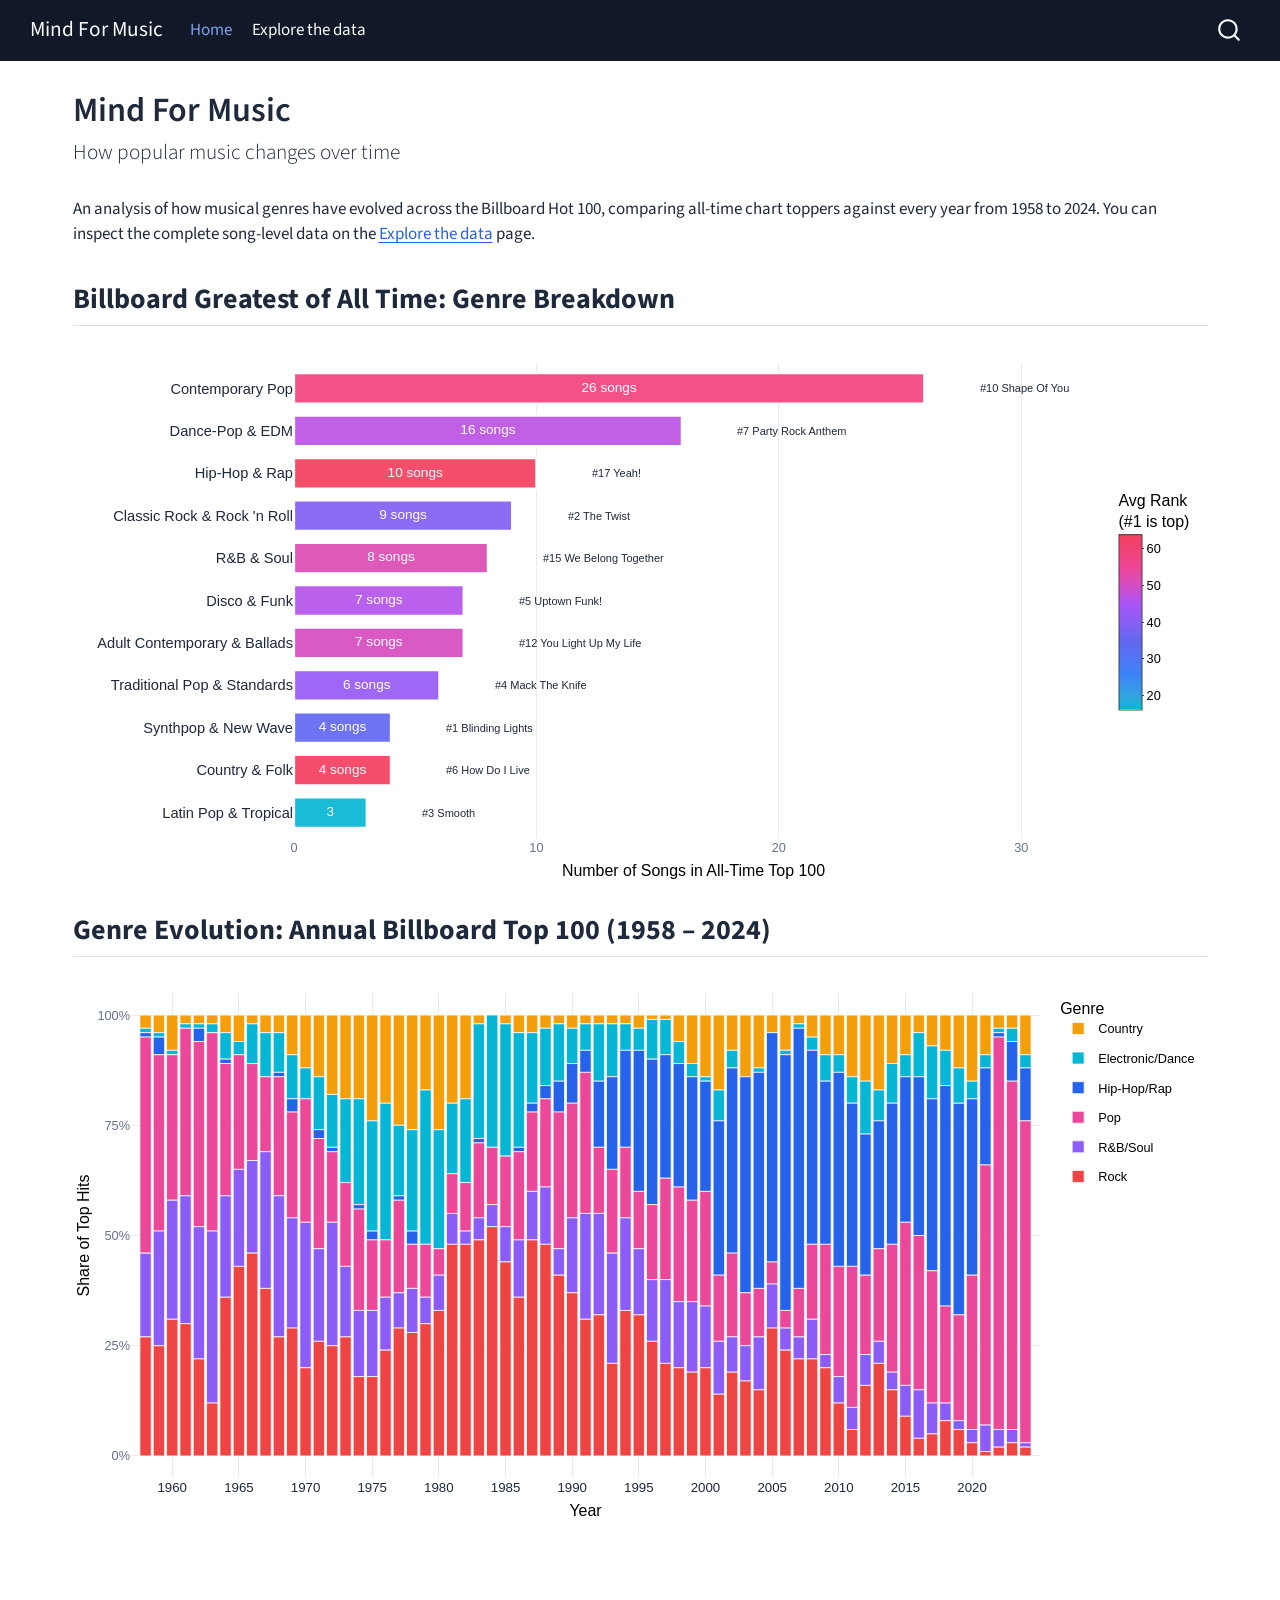
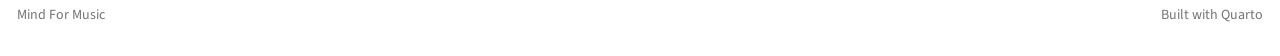
<file: index.html>
<!DOCTYPE html>
<html xmlns="http://www.w3.org/1999/xhtml" lang="en" xml:lang="en"><head>

<meta charset="utf-8">
<meta name="generator" content="quarto-1.10.18">

<meta name="viewport" content="width=device-width, initial-scale=1.0, user-scalable=yes">


<title>Mind For Music</title>
<style>
/* Default styles provided by pandoc.
** See https://pandoc.org/MANUAL.html#variables-for-html for config info.
*/
span.smallcaps{font-variant: small-caps;}
div.columns{display: flex; gap: 1.5em;}
div.column{flex: auto;}
@media screen {
div.columns{gap: min(4vw, 1.5em);}
div.column{overflow-x: auto;}
}
div.hanging-indent{margin-left: 1.5em; text-indent: -1.5em;}
ul.task-list{list-style: none;}
ul.task-list li input[type="checkbox"] {
  width: 0.8em;
  margin: 0 0.8em 0.2em -1em; /* quarto-specific, see https://github.com/quarto-dev/quarto-cli/issues/4556 */ 
  vertical-align: middle;
}
</style>


<script src="site_libs/quarto-nav/quarto-nav.js"></script>
<script src="site_libs/quarto-nav/headroom.min.js"></script>
<script src="site_libs/clipboard/clipboard.min.js"></script>
<script src="site_libs/quarto-search/autocomplete.umd.js"></script>
<script src="site_libs/quarto-search/fuse.min.js"></script>
<script src="site_libs/quarto-search/quarto-search.js"></script>
<meta name="quarto:offset" content="./">
<script src="site_libs/quarto-html/quarto.js" type="module"></script>
<script src="site_libs/quarto-html/tabsets/tabsets.js" type="module"></script>
<script src="site_libs/quarto-html/popper.min.js"></script>
<script src="site_libs/quarto-html/tippy.umd.min.js"></script>
<script src="site_libs/quarto-html/anchor.min.js"></script>
<link href="site_libs/quarto-html/tippy.css" rel="stylesheet">
<link href="site_libs/quarto-html/quarto-syntax-highlighting-64a204ab8560d761af7679ceaba22944.css" rel="stylesheet" id="quarto-text-highlighting-styles">
<script src="site_libs/bootstrap/bootstrap.min.js"></script>
<link href="site_libs/bootstrap/bootstrap-icons.css" rel="stylesheet">
<link href="site_libs/bootstrap/bootstrap-1f29bfdd1bc34346276f3fa14831f799.min.css" rel="stylesheet" append-hash="true" id="quarto-bootstrap" data-mode="light">
<script id="quarto-search-options" type="application/json">{
  "location": "navbar",
  "copy-button": false,
  "collapse-after": 3,
  "panel-placement": "end",
  "type": "overlay",
  "limit": 50,
  "keyboard-shortcut": [
    "f",
    "/",
    "s"
  ],
  "show-item-context": false,
  "language": {
    "search-no-results-text": "No results",
    "search-matching-documents-text": "matching documents",
    "search-copy-link-title": "Copy link to search",
    "search-hide-matches-text": "Hide additional matches",
    "search-more-match-text": "more match in this document",
    "search-more-matches-text": "more matches in this document",
    "search-clear-button-title": "Clear",
    "search-text-placeholder": "",
    "search-detached-cancel-button-title": "Cancel",
    "search-submit-button-title": "Submit",
    "search-label": "Search"
  }
}</script>
<style>html{ scroll-behavior: smooth; }</style>
<script src="site_libs/htmlwidgets-1.6.4/htmlwidgets.js"></script>
<script src="site_libs/plotly-binding-4.12.1/plotly.js"></script>
<script src="site_libs/typedarray-0.1/typedarray.min.js"></script>
<script src="site_libs/jquery-3.5.1/jquery.min.js"></script>
<link href="site_libs/crosstalk-1.2.2/css/crosstalk.min.css" rel="stylesheet">
<script src="site_libs/crosstalk-1.2.2/js/crosstalk.min.js"></script>
<link href="site_libs/plotly-htmlwidgets-css-2.25.2/plotly-htmlwidgets.css" rel="stylesheet">
<script src="site_libs/plotly-main-2.25.2/plotly-latest.min.js"></script>


<link rel="stylesheet" href="styles.css">
</head>

<body class="nav-fixed quarto-light">

<div id="quarto-search-results"></div>
  <header id="quarto-header" class="headroom fixed-top">
    <nav class="navbar navbar-expand-lg " data-bs-theme="dark">
      <div class="navbar-container container-fluid">
      <div class="navbar-brand-container mx-auto">
    <a class="navbar-brand" href="./index.html">
    <span class="navbar-title">Mind For Music</span>
    </a>
  </div>
            <div id="quarto-search" class="" title="Search"></div>
          <button class="navbar-toggler" type="button" data-bs-toggle="collapse" data-bs-target="#navbarCollapse" aria-controls="navbarCollapse" role="menu" aria-expanded="false" aria-label="Toggle navigation" onclick="if (window.quartoToggleHeadroom) { window.quartoToggleHeadroom(); }">
  <span class="navbar-toggler-icon"></span>
</button>
          <div class="collapse navbar-collapse" id="navbarCollapse">
            <ul class="navbar-nav navbar-nav-scroll me-auto">
  <li class="nav-item">
    <a class="nav-link active" href="./index.html" aria-current="page"> 
<span class="menu-text">Home</span></a>
  </li>  
  <li class="nav-item">
    <a class="nav-link" href="./project.html"> 
<span class="menu-text">Explore the data</span></a>
  </li>  
</ul>
          </div> <!-- /navcollapse -->
            <div class="quarto-navbar-tools">
</div>
      </div> <!-- /container-fluid -->
    </nav>
</header>
<!-- content -->
<div id="quarto-content" class="quarto-container page-columns page-rows-contents page-layout-full page-navbar">
<!-- sidebar -->
<!-- margin-sidebar -->
    
<!-- main -->
<main class="content column-page" id="quarto-document-content">

<header id="title-block-header" class="quarto-title-block default">
<div class="quarto-title">
<h1 class="title">Mind For Music</h1>
<p class="subtitle lead">How popular music changes over time</p>
</div>



<div class="quarto-title-meta column-page">

    
  
    
  </div>
  


</header>


<p>An analysis of how musical genres have evolved across the Billboard Hot 100, comparing all-time chart toppers against every year from 1958 to 2024. You can inspect the complete song-level data on the <a href="./project.html">Explore the data</a> page.</p>
<section id="billboard-greatest-of-all-time-genre-breakdown" class="level2">
<h2 class="anchored" data-anchor-id="billboard-greatest-of-all-time-genre-breakdown">Billboard Greatest of All Time: Genre Breakdown</h2>
<div class="cell">
<div class="cell-output-display">
<div id="htmlwidget-30307a6efeaab0ba18cd" style="width:100%;height:540px;" class="plotly html-widget"></div>
<script type="application/json" data-for="htmlwidget-30307a6efeaab0ba18cd">{"x":{"data":[{"orientation":"v","width":3,"base":0.64000000000000001,"x":[1.5],"y":[0.71999999999999986],"text":"<b>Latin Pop & Tropical<\/b><br>Songs in All-Time Top 100: 3<br>Average All-Time Rank: #16.3<br>Highest Hit: #3 Smooth (Santana Featuring Rob Thomas)","type":"bar","textposition":"none","marker":{"autocolorscale":false,"color":"rgba(6,182,212,0.92)","line":{"width":2.2677165354330708,"color":"rgba(255,255,255,1)"}},"showlegend":false,"xaxis":"x","yaxis":"y","hoverinfo":"text","frame":null},{"orientation":"v","width":4,"base":2.6400000000000001,"x":[2],"y":[0.71999999999999975],"text":"<b>Synthpop & New Wave<\/b><br>Songs in All-Time Top 100: 4<br>Average All-Time Rank: #34.8<br>Highest Hit: #1 Blinding Lights (The Weeknd)","type":"bar","textposition":"none","marker":{"autocolorscale":false,"color":"rgba(97,104,241,0.92)","line":{"width":2.2677165354330708,"color":"rgba(255,255,255,1)"}},"showlegend":false,"xaxis":"x","yaxis":"y","hoverinfo":"text","frame":null},{"orientation":"v","width":9,"base":7.6399999999999997,"x":[4.5],"y":[0.71999999999999975],"text":"<b>Classic Rock & Rock 'n Roll<\/b><br>Songs in All-Time Top 100: 9<br>Average All-Time Rank: #39.3<br>Highest Hit: #2 The Twist (Chubby Checker)","type":"bar","textposition":"none","marker":{"autocolorscale":false,"color":"rgba(131,96,244,0.92)","line":{"width":2.2677165354330708,"color":"rgba(255,255,255,1)"}},"showlegend":false,"xaxis":"x","yaxis":"y","hoverinfo":"text","frame":null},{"orientation":"v","width":6,"base":3.6400000000000001,"x":[3],"y":[0.7200000000000002],"text":"<b>Traditional Pop & Standards<\/b><br>Songs in All-Time Top 100: 6<br>Average All-Time Rank: #42.2<br>Highest Hit: #4 Mack The Knife (Bobby Darin)","type":"bar","textposition":"none","marker":{"autocolorscale":false,"color":"rgba(151,91,245,0.92)","line":{"width":2.2677165354330708,"color":"rgba(255,255,255,1)"}},"showlegend":false,"xaxis":"x","yaxis":"y","hoverinfo":"text","frame":null},{"orientation":"v","width":7,"base":5.6399999999999997,"x":[3.5],"y":[0.72000000000000064],"text":"<b>Disco & Funk<\/b><br>Songs in All-Time Top 100: 7<br>Average All-Time Rank: #46<br>Highest Hit: #5 Uptown Funk! (Mark Ronson Featuring Bruno Mars)","type":"bar","textposition":"none","marker":{"autocolorscale":false,"color":"rgba(180,83,235,0.92)","line":{"width":2.2677165354330708,"color":"rgba(255,255,255,1)"}},"showlegend":false,"xaxis":"x","yaxis":"y","hoverinfo":"text","frame":null},{"orientation":"v","width":16,"base":9.6400000000000006,"x":[8],"y":[0.71999999999999886],"text":"<b>Dance-Pop & EDM<\/b><br>Songs in All-Time Top 100: 16<br>Average All-Time Rank: #46.8<br>Highest Hit: #7 Party Rock Anthem (LMFAO Featuring Lauren Bennett & GoonRock)","type":"bar","textposition":"none","marker":{"autocolorscale":false,"color":"rgba(188,82,227,0.92)","line":{"width":2.2677165354330708,"color":"rgba(255,255,255,1)"}},"showlegend":false,"xaxis":"x","yaxis":"y","hoverinfo":"text","frame":null},{"orientation":"v","width":7,"base":4.6399999999999997,"x":[3.5],"y":[0.72000000000000064],"text":"<b>Adult Contemporary & Ballads<\/b><br>Songs in All-Time Top 100: 7<br>Average All-Time Rank: #50.4<br>Highest Hit: #12 You Light Up My Life (Debby Boone)","type":"bar","textposition":"none","marker":{"autocolorscale":false,"color":"rgba(214,77,191,0.92)","line":{"width":2.2677165354330708,"color":"rgba(255,255,255,1)"}},"showlegend":false,"xaxis":"x","yaxis":"y","hoverinfo":"text","frame":null},{"orientation":"v","width":8,"base":6.6399999999999997,"x":[4],"y":[0.72000000000000064],"text":"<b>R&B & Soul<\/b><br>Songs in All-Time Top 100: 8<br>Average All-Time Rank: #51.5<br>Highest Hit: #15 We Belong Together (Mariah Carey)","type":"bar","textposition":"none","marker":{"autocolorscale":false,"color":"rgba(221,75,180,0.92)","line":{"width":2.2677165354330708,"color":"rgba(255,255,255,1)"}},"showlegend":false,"xaxis":"x","yaxis":"y","hoverinfo":"text","frame":null},{"orientation":"v","width":26,"base":10.640000000000001,"x":[13],"y":[0.71999999999999886],"text":"<b>Contemporary Pop<\/b><br>Songs in All-Time Top 100: 26<br>Average All-Time Rank: #58.8<br>Highest Hit: #10 Shape Of You (Ed Sheeran)","type":"bar","textposition":"none","marker":{"autocolorscale":false,"color":"rgba(241,68,125,0.92)","line":{"width":2.2677165354330708,"color":"rgba(255,255,255,1)"}},"showlegend":false,"xaxis":"x","yaxis":"y","hoverinfo":"text","frame":null},{"orientation":"v","width":4,"base":1.6400000000000001,"x":[2],"y":[0.71999999999999975],"text":"<b>Country & Folk<\/b><br>Songs in All-Time Top 100: 4<br>Average All-Time Rank: #63.5<br>Highest Hit: #6 How Do I Live (LeAnn Rimes)","type":"bar","textposition":"none","marker":{"autocolorscale":false,"color":"rgba(244,63,96,0.92)","line":{"width":2.2677165354330708,"color":"rgba(255,255,255,1)"}},"showlegend":false,"xaxis":"x","yaxis":"y","hoverinfo":"text","frame":null},{"orientation":"v","width":10,"base":8.6400000000000006,"x":[5],"y":[0.71999999999999886],"text":"<b>Hip-Hop & Rap<\/b><br>Songs in All-Time Top 100: 10<br>Average All-Time Rank: #63.8<br>Highest Hit: #17 Yeah! (Usher Featuring Lil Jon & Ludacris)","type":"bar","textposition":"none","marker":{"autocolorscale":false,"color":"rgba(244,63,94,0.92)","line":{"width":2.2677165354330708,"color":"rgba(255,255,255,1)"}},"showlegend":false,"xaxis":"x","yaxis":"y","hoverinfo":"text","frame":null},{"x":[1.5,2,2,3,3.5,3.5,4,4.5,5,8,13],"y":[1,2,3,4,5,6,7,8,9,10,11],"text":["3","4 songs","4 songs","6 songs","7 songs","7 songs","8 songs","9 songs","10 songs","16 songs","26 songs"],"hovertext":["<b>Latin Pop & Tropical<\/b><br>Songs in All-Time Top 100: 3<br>Average All-Time Rank: #16.3<br>Highest Hit: #3 Smooth (Santana Featuring Rob Thomas)","<b>Country & Folk<\/b><br>Songs in All-Time Top 100: 4<br>Average All-Time Rank: #63.5<br>Highest Hit: #6 How Do I Live (LeAnn Rimes)","<b>Synthpop & New Wave<\/b><br>Songs in All-Time Top 100: 4<br>Average All-Time Rank: #34.8<br>Highest Hit: #1 Blinding Lights (The Weeknd)","<b>Traditional Pop & Standards<\/b><br>Songs in All-Time Top 100: 6<br>Average All-Time Rank: #42.2<br>Highest Hit: #4 Mack The Knife (Bobby Darin)","<b>Adult Contemporary & Ballads<\/b><br>Songs in All-Time Top 100: 7<br>Average All-Time Rank: #50.4<br>Highest Hit: #12 You Light Up My Life (Debby Boone)","<b>Disco & Funk<\/b><br>Songs in All-Time Top 100: 7<br>Average All-Time Rank: #46<br>Highest Hit: #5 Uptown Funk! (Mark Ronson Featuring Bruno Mars)","<b>R&B & Soul<\/b><br>Songs in All-Time Top 100: 8<br>Average All-Time Rank: #51.5<br>Highest Hit: #15 We Belong Together (Mariah Carey)","<b>Classic Rock & Rock 'n Roll<\/b><br>Songs in All-Time Top 100: 9<br>Average All-Time Rank: #39.3<br>Highest Hit: #2 The Twist (Chubby Checker)","<b>Hip-Hop & Rap<\/b><br>Songs in All-Time Top 100: 10<br>Average All-Time Rank: #63.8<br>Highest Hit: #17 Yeah! (Usher Featuring Lil Jon & Ludacris)","<b>Dance-Pop & EDM<\/b><br>Songs in All-Time Top 100: 16<br>Average All-Time Rank: #46.8<br>Highest Hit: #7 Party Rock Anthem (LMFAO Featuring Lauren Bennett & GoonRock)","<b>Contemporary Pop<\/b><br>Songs in All-Time Top 100: 26<br>Average All-Time Rank: #58.8<br>Highest Hit: #10 Shape Of You (Ed Sheeran)"],"textfont":{"size":13.606299212598428,"color":"rgba(255,255,255,1)"},"type":"scatter","mode":"text","hoveron":"points","showlegend":false,"xaxis":"x","yaxis":"y","hoverinfo":"text","frame":null},{"x":[0],"y":[1],"name":"8b9c2028597f2bad70d2f44a93f83631","type":"scatter","mode":"markers","opacity":0,"hoverinfo":"skip","showlegend":false,"marker":{"color":[0,1],"colorscale":[[0,"#06B6D4"],[0.0033444816053511471,"#0BB5D5"],[0.0066889632107023696,"#0FB4D5"],[0.010033444816053517,"#12B3D6"],[0.013377926421404665,"#15B3D6"],[0.016722408026755887,"#17B2D7"],[0.020066889632107034,"#1AB1D8"],[0.023411371237458182,"#1CB0D8"],[0.026755852842809402,"#1EAFD9"],[0.03010033444816055,"#1FAED9"],[0.033444816053511697,"#21ADDA"],[0.036789297658862845,"#22ADDA"],[0.040133779264214069,"#24ACDB"],[0.043478260869565216,"#25ABDC"],[0.046822742474916364,"#26AADC"],[0.050167224080267581,"#28A9DD"],[0.053511705685618728,"#29A8DD"],[0.056856187290969876,"#2AA8DE"],[0.0602006688963211,"#2BA7DE"],[0.063545150501672254,"#2CA6DF"],[0.066889632107023395,"#2DA5E0"],[0.070234113712374549,"#2EA4E0"],[0.073578595317725759,"#2EA3E1"],[0.076923076923076913,"#2FA2E1"],[0.080267558528428054,"#30A2E2"],[0.083612040133779278,"#31A1E2"],[0.086956521739130432,"#31A0E3"],[0.090301003344481573,"#329FE4"],[0.093645484949832797,"#339EE4"],[0.096989966555183951,"#339DE5"],[0.10033444816053509,"#349CE5"],[0.10367892976588632,"#349BE6"],[0.10702341137123746,"#359BE6"],[0.11036789297658861,"#359AE7"],[0.11371237458193983,"#3699E8"],[0.11705685618729098,"#3698E8"],[0.12040133779264213,"#3797E9"],[0.12374581939799335,"#3796E9"],[0.12709030100334451,"#3795EA"],[0.13043478260869565,"#3894EA"],[0.13377926421404687,"#3894EB"],[0.13712374581939801,"#3893EC"],[0.14046822742474915,"#3992EC"],[0.14381270903010038,"#3991ED"],[0.14715719063545152,"#3990ED"],[0.15050167224080269,"#3A8FEE"],[0.15384615384615391,"#3A8EEE"],[0.15719063545150505,"#3A8DEF"],[0.16053511705685619,"#3A8DEF"],[0.16387959866220733,"#3A8CF0"],[0.1672240802675585,"#3A8BF1"],[0.1705685618729097,"#3B8AF1"],[0.17391304347826086,"#3B89F2"],[0.17725752508361201,"#3B88F2"],[0.18060200668896323,"#3B87F3"],[0.18394648829431437,"#3B86F3"],[0.18729096989966551,"#3B85F4"],[0.19063545150501673,"#3B85F4"],[0.1939799331103679,"#3B84F5"],[0.19732441471571904,"#3B83F6"],[0.20066889632107027,"#3B82F6"],[0.20401337792642141,"#3C81F6"],[0.20735785953177255,"#3D81F6"],[0.21070234113712377,"#3E81F6"],[0.21404682274247491,"#3F80F6"],[0.21739130434782608,"#4080F6"],[0.2207357859531773,"#417FF5"],[0.22408026755852845,"#427FF5"],[0.22742474916387959,"#437EF5"],[0.23076923076923081,"#447EF5"],[0.23411371237458195,"#447DF5"],[0.23745819397993309,"#457DF5"],[0.24080267558528431,"#467DF5"],[0.24414715719063548,"#477CF5"],[0.24749163879598662,"#487CF5"],[0.25083612040133785,"#487BF5"],[0.25418060200668902,"#497BF5"],[0.25752508361204013,"#4A7AF5"],[0.26086956521739135,"#4B7AF4"],[0.26421404682274241,"#4B79F4"],[0.26755852842809363,"#4C79F4"],[0.27090301003344486,"#4D78F4"],[0.27424749163879597,"#4E78F4"],[0.27759197324414719,"#4E78F4"],[0.28093645484949831,"#4F77F4"],[0.28428093645484948,"#5077F4"],[0.2876254180602007,"#5076F4"],[0.29096989966555181,"#5176F4"],[0.29431438127090298,"#5275F4"],[0.2976588628762542,"#5275F4"],[0.30100334448160537,"#5374F3"],[0.30434782608695649,"#5474F3"],[0.30769230769230771,"#5473F3"],[0.31103678929765888,"#5573F3"],[0.31438127090300999,"#5572F3"],[0.31772575250836121,"#5672F3"],[0.32107023411371238,"#5772F3"],[0.32441471571906355,"#5771F3"],[0.32775919732441477,"#5871F3"],[0.331103678929766,"#5870F3"],[0.33444816053511706,"#5970F3"],[0.33779264214046828,"#596FF3"],[0.3411371237458195,"#5A6FF2"],[0.34448160535117056,"#5B6EF2"],[0.34782608695652162,"#5B6EF2"],[0.35117056856187301,"#5C6DF2"],[0.35451505016722407,"#5C6DF2"],[0.35785953177257518,"#5D6CF2"],[0.36120401337792651,"#5D6CF2"],[0.36454849498327763,"#5E6BF2"],[0.36789297658862868,"#5E6BF2"],[0.37123745819398002,"#5F6AF2"],[0.37458193979933113,"#5F6AF2"],[0.37792642140468219,"#6069F2"],[0.38127090301003358,"#6069F1"],[0.38461538461538464,"#6168F1"],[0.38795986622073569,"#6168F1"],[0.39130434782608708,"#6267F1"],[0.39464882943143814,"#6267F1"],[0.3979933110367892,"#6366F1"],[0.40133779264214059,"#6466F1"],[0.40468227424749165,"#6566F1"],[0.40802675585284276,"#6666F1"],[0.41137123745819398,"#6865F1"],[0.41471571906354521,"#6965F1"],[0.41806020066889626,"#6B65F2"],[0.42140468227424749,"#6C65F2"],[0.42474916387959871,"#6D64F2"],[0.42809364548494977,"#6F64F2"],[0.43143812709030099,"#7064F2"],[0.43478260869565222,"#7164F2"],[0.43812709030100327,"#7364F2"],[0.4414715719063545,"#7463F2"],[0.44481605351170572,"#7563F2"],[0.44816053511705678,"#7663F2"],[0.451505016722408,"#7863F3"],[0.45484949832775923,"#7962F3"],[0.45819397993311034,"#7A62F3"],[0.46153846153846156,"#7B62F3"],[0.46488294314381279,"#7D62F3"],[0.46822742474916385,"#7E61F3"],[0.47157190635451507,"#7F61F3"],[0.47491638795986629,"#8061F3"],[0.47826086956521735,"#8161F3"],[0.48160535117056857,"#8360F3"],[0.4849498327759198,"#8460F4"],[0.48829431438127086,"#8560F4"],[0.49163879598662208,"#8660F4"],[0.4949832775919733,"#875FF4"],[0.49832775919732442,"#885FF4"],[0.50167224080267558,"#895FF4"],[0.50501672240802686,"#8A5EF4"],[0.50836120401337792,"#8C5EF4"],[0.51170568561872909,"#8D5EF4"],[0.51505016722408037,"#8E5EF4"],[0.51839464882943143,"#8F5DF5"],[0.52173913043478259,"#905DF5"],[0.52508361204013387,"#915DF5"],[0.52842809364548493,"#925CF5"],[0.53177257525083621,"#935CF5"],[0.53511705685618738,"#945CF5"],[0.53846153846153844,"#955BF5"],[0.54180602006688972,"#965BF5"],[0.54515050167224088,"#975BF5"],[0.54849498327759194,"#985AF5"],[0.55183946488294322,"#995AF6"],[0.55518394648829439,"#9B5AF6"],[0.55852842809364545,"#9C59F6"],[0.56187290969899661,"#9D59F6"],[0.56521739130434789,"#9E59F6"],[0.56856187290969895,"#9F58F6"],[0.57190635451505012,"#A058F6"],[0.5752508361204014,"#A158F6"],[0.57859531772575257,"#A257F6"],[0.58193979933110362,"#A357F6"],[0.58528428093645501,"#A457F7"],[0.58862876254180607,"#A556F7"],[0.59197324414715713,"#A656F7"],[0.59531772575250852,"#A756F7"],[0.59866220735785958,"#A855F7"],[0.60200668896321063,"#A955F6"],[0.60535117056856202,"#AB55F4"],[0.60869565217391308,"#AC54F3"],[0.61204013377926414,"#AE54F1"],[0.61538461538461553,"#B054F0"],[0.61872909698996659,"#B154EE"],[0.62207357859531764,"#B353EC"],[0.62541806020066892,"#B453EB"],[0.62876254180602009,"#B653E9"],[0.63210702341137115,"#B753E8"],[0.63545150501672243,"#B952E6"],[0.6387959866220736,"#BA52E4"],[0.64214046822742465,"#BC52E3"],[0.64548494983277593,"#BD52E1"],[0.6488294314381271,"#BE51E0"],[0.65217391304347816,"#C051DE"],[0.65551839464882944,"#C151DC"],[0.65886287625418061,"#C251DB"],[0.66220735785953178,"#C450D9"],[0.66555183946488294,"#C550D8"],[0.66889632107023422,"#C650D6"],[0.67224080267558528,"#C750D4"],[0.67558528428093667,"#C950D3"],[0.67892976588628773,"#CA4FD1"],[0.68227424749163879,"#CB4FD0"],[0.68561872909699018,"#CC4FCE"],[0.68896321070234123,"#CD4FCD"],[0.6923076923076924,"#CE4ECB"],[0.69565217391304346,"#CF4EC9"],[0.69899665551839485,"#D14EC8"],[0.70234113712374591,"#D24EC6"],[0.70568561872909696,"#D34EC5"],[0.70903010033444835,"#D44DC3"],[0.71237458193979941,"#D54DC2"],[0.71571906354515047,"#D64DC0"],[0.71906354515050186,"#D74DBE"],[0.72240802675585292,"#D84CBD"],[0.72575250836120397,"#D94CBB"],[0.72909698996655536,"#DA4CBA"],[0.73244147157190642,"#DB4CB8"],[0.73578595317725748,"#DC4CB7"],[0.73913043478260887,"#DD4BB5"],[0.74247491638795993,"#DE4BB4"],[0.74581939799331098,"#DE4BB2"],[0.74916387959866237,"#DF4BB0"],[0.75250836120401343,"#E04BAF"],[0.75585284280936449,"#E14AAD"],[0.75919732441471588,"#E24AAC"],[0.76254180602006694,"#E34AAA"],[0.76588628762541799,"#E44AA9"],[0.76923076923076938,"#E54AA7"],[0.77257525083612044,"#E549A6"],[0.77591973244147161,"#E649A4"],[0.77926421404682289,"#E749A3"],[0.78260869565217406,"#E849A1"],[0.78595317725752512,"#E9499F"],[0.78929765886287639,"#EA499E"],[0.79264214046822756,"#EA489C"],[0.79598662207357862,"#EB489B"],[0.79933110367893001,"#EC4899"],[0.80267558528428107,"#EC4898"],[0.80602006688963213,"#EC4897"],[0.80936454849498352,"#ED4896"],[0.81270903010033457,"#ED4795"],[0.81605351170568563,"#ED4794"],[0.81939799331103702,"#ED4793"],[0.82274247491638808,"#ED4792"],[0.82608695652173914,"#ED4791"],[0.82943143812709053,"#EE4790"],[0.83277591973244158,"#EE468F"],[0.83612040133779264,"#EE468E"],[0.83946488294314403,"#EE468D"],[0.84280936454849509,"#EE468C"],[0.84615384615384615,"#EF468B"],[0.84949832775919754,"#EF468A"],[0.85284280936454859,"#EF4589"],[0.85618729096989965,"#EF4588"],[0.85953177257525104,"#EF4587"],[0.8628762541806021,"#EF4586"],[0.86622073578595316,"#EF4585"],[0.86956521739130455,"#F04584"],[0.8729096989966556,"#F04583"],[0.87625418060200677,"#F04482"],[0.87959866220735805,"#F04481"],[0.88294314381270922,"#F04480"],[0.88628762541806028,"#F0447F"],[0.88963210702341167,"#F1447E"],[0.89297658862876272,"#F1447D"],[0.89632107023411378,"#F1437C"],[0.89966555183946517,"#F1437C"],[0.90301003344481623,"#F1437B"],[0.90635451505016729,"#F1437A"],[0.90969899665551834,"#F14379"],[0.91304347826086973,"#F14378"],[0.91638795986622079,"#F24377"],[0.91973244147157185,"#F24276"],[0.92307692307692324,"#F24275"],[0.9264214046822743,"#F24274"],[0.92976588628762535,"#F24273"],[0.93311036789297674,"#F24272"],[0.9364548494983278,"#F24271"],[0.93979933110367886,"#F24270"],[0.94314381270903025,"#F2416F"],[0.94648829431438131,"#F3416E"],[0.94983277591973236,"#F3416D"],[0.95317725752508375,"#F3416C"],[0.95652173913043481,"#F3416B"],[0.95986622073578598,"#F3416A"],[0.96321070234113726,"#F34169"],[0.96655518394648843,"#F34068"],[0.96989966555183948,"#F34067"],[0.97324414715719088,"#F34066"],[0.97658862876254193,"#F34065"],[0.97993311036789299,"#F44064"],[0.98327759197324438,"#F44063"],[0.98662207357859544,"#F44062"],[0.98996655518394649,"#F43F61"],[0.99331103678929789,"#F43F60"],[0.99665551839464894,"#F43F5F"],[1,"#F43F5E"]],"colorbar":{"bgcolor":null,"bordercolor":null,"borderwidth":0,"thickness":23.039999999999996,"title":"Avg Rank<br />(#1 is top)","titlefont":{"color":"rgba(0,0,0,1)","family":"","size":15.940224159402243},"tickmode":"array","ticktext":["20","30","40","50","60"],"tickvals":[0.079301754385964887,0.28912631578947362,0.49895087719298242,0.70877543859649128,0.91859999999999997],"tickfont":{"color":"rgba(0,0,0,1)","family":"","size":12.7521793275218},"ticklen":2,"len":0.5}},"xaxis":"x","yaxis":"y","frame":null}],"layout":{"margin":{"t":23.970112079701121,"r":7.9701120797011216,"b":40.647571606475722,"l":216.5213781652138},"paper_bgcolor":"rgba(255,255,255,1)","font":{"color":"rgba(0,0,0,1)","family":"","size":15.940224159402243},"xaxis":{"domain":[0,1],"automargin":true,"type":"linear","autorange":false,"range":[0,32.960000000000001],"tickmode":"array","ticktext":["0","10","20","30"],"tickvals":[0,10,20,30],"categoryorder":"array","categoryarray":["0","10","20","30"],"nticks":null,"ticks":"","tickcolor":null,"ticklen":3.9850560398505608,"tickwidth":0,"showticklabels":true,"tickfont":{"color":"rgba(100,116,139,1)","family":"","size":12.7521793275218},"tickangle":-0,"showline":false,"linecolor":null,"linewidth":0,"showgrid":true,"gridcolor":"rgba(235,235,235,1)","gridwidth":0.72455564360919278,"zeroline":false,"anchor":"y","title":{"text":"Number of Songs in All-Time Top 100","font":{"color":"rgba(0,0,0,1)","family":"","size":15.940224159402243}},"hoverformat":".2f"},"yaxis":{"domain":[0,1],"automargin":true,"type":"linear","autorange":false,"range":[0.40000000000000002,11.6],"tickmode":"array","ticktext":["Latin Pop & Tropical","Country & Folk","Synthpop & New Wave","Traditional Pop & Standards","Adult Contemporary & Ballads","Disco & Funk","R&B & Soul","Classic Rock & Rock 'n Roll","Hip-Hop & Rap","Dance-Pop & EDM","Contemporary Pop"],"tickvals":[1,2,3,4,5,6,7,8,9,10,11],"categoryorder":"array","categoryarray":["Latin Pop & Tropical","Country & Folk","Synthpop & New Wave","Traditional Pop & Standards","Adult Contemporary & Ballads","Disco & Funk","R&B & Soul","Classic Rock & Rock 'n Roll","Hip-Hop & Rap","Dance-Pop & EDM","Contemporary Pop"],"nticks":null,"ticks":"","tickcolor":null,"ticklen":3.9850560398505608,"tickwidth":0,"showticklabels":true,"tickfont":{"color":"rgba(30,41,59,1)","family":"","size":14.611872146118724},"tickangle":-0,"showline":false,"linecolor":null,"linewidth":0,"showgrid":false,"gridcolor":null,"gridwidth":0,"zeroline":false,"anchor":"x","title":{"text":"","font":{"color":"rgba(0,0,0,1)","family":"","size":15.940224159402243}},"hoverformat":".2f"},"shapes":[],"showlegend":false,"legend":{"bgcolor":null,"bordercolor":null,"borderwidth":0,"font":{"color":"rgba(0,0,0,1)","family":"","size":12.7521793275218},"title":{"text":"Avg Rank<br />(#1 is top)","font":{"color":"rgba(0,0,0,1)","family":"","size":15.940224159402243}}},"hovermode":"closest","height":540,"barmode":"relative","autosize":true,"images":[{"source":"https://charts-static.billboard.com/img/1969/09/santana-84r-180x180.jpg","xref":"x","yref":"y","x":3.6000000000000001,"y":1,"sizex":1.3,"sizey":0.71999999999999997,"xanchor":"left","yanchor":"middle","sizing":"contain"},{"source":"https://charts-static.billboard.com/img/1997/06/leann-rimes-2c5-howdoilive-mrq-180x180.jpg","xref":"x","yref":"y","x":4.5999999999999996,"y":2,"sizex":1.3,"sizey":0.71999999999999997,"xanchor":"left","yanchor":"middle","sizing":"contain"},{"source":"https://charts-static.billboard.com/img/2019/12/the-weeknd-jlk-blindinglights-gfd-180x180.jpg","xref":"x","yref":"y","x":4.5999999999999996,"y":3,"sizex":1.3,"sizey":0.71999999999999997,"xanchor":"left","yanchor":"middle","sizing":"contain"},{"source":"https://cdn-images.dzcdn.net/images/cover/2a8e68501565e242cd50b8b3926cb352/250x250-000000-80-0-0.jpg","xref":"x","yref":"y","x":6.5999999999999996,"y":4,"sizex":1.3,"sizey":0.71999999999999997,"xanchor":"left","yanchor":"middle","sizing":"contain"},{"source":"https://cdn-images.dzcdn.net/images/cover/3e8f59fbcd5a37410b53db775b520000/250x250-000000-80-0-0.jpg","xref":"x","yref":"y","x":7.5999999999999996,"y":5,"sizex":1.3,"sizey":0.71999999999999997,"xanchor":"left","yanchor":"middle","sizing":"contain"},{"source":"https://charts-static.billboard.com/img/2014/11/mark-ronson-000-uptownfunk-fdz-180x180.jpg","xref":"x","yref":"y","x":7.5999999999999996,"y":6,"sizex":1.3,"sizey":0.71999999999999997,"xanchor":"left","yanchor":"middle","sizing":"contain"},{"source":"https://charts-static.billboard.com/img/1990/06/mariah-carey-qmg-180x180.jpg","xref":"x","yref":"y","x":8.5999999999999996,"y":7,"sizex":1.3,"sizey":0.71999999999999997,"xanchor":"left","yanchor":"middle","sizing":"contain"},{"source":"https://charts-static.billboard.com/img/1960/08/chubby-checker-000-thetwist-0xg-180x180.jpg","xref":"x","yref":"y","x":9.5999999999999996,"y":8,"sizex":1.3,"sizey":0.71999999999999997,"xanchor":"left","yanchor":"middle","sizing":"contain"},{"source":"https://charts-static.billboard.com/img/2004/01/usher-4g6-yeah-gh0-180x180.jpg","xref":"x","yref":"y","x":10.6,"y":9,"sizex":1.3,"sizey":0.71999999999999997,"xanchor":"left","yanchor":"middle","sizing":"contain"},{"source":"https://cdn-images.dzcdn.net/images/cover/995ce6975d5e725e5bc065ef3a219dd3/250x250-000000-80-0-0.jpg","xref":"x","yref":"y","x":16.600000000000001,"y":10,"sizex":1.3,"sizey":0.71999999999999997,"xanchor":"left","yanchor":"middle","sizing":"contain"},{"source":"https://charts-static.billboard.com/img/2017/01/ed-sheeran-5jf-shapeofyou-rjz-180x180.jpg","xref":"x","yref":"y","x":26.600000000000001,"y":11,"sizex":1.3,"sizey":0.71999999999999997,"xanchor":"left","yanchor":"middle","sizing":"contain"}],"annotations":[{"xref":"x","yref":"y","x":5.2000000000000002,"y":1,"text":"#3 Smooth","showarrow":false,"xanchor":"left","yanchor":"middle","font":{"size":11,"color":"#1e293b"}},{"xref":"x","yref":"y","x":6.2000000000000002,"y":2,"text":"#6 How Do I Live","showarrow":false,"xanchor":"left","yanchor":"middle","font":{"size":11,"color":"#1e293b"}},{"xref":"x","yref":"y","x":6.2000000000000002,"y":3,"text":"#1 Blinding Lights","showarrow":false,"xanchor":"left","yanchor":"middle","font":{"size":11,"color":"#1e293b"}},{"xref":"x","yref":"y","x":8.1999999999999993,"y":4,"text":"#4 Mack The Knife","showarrow":false,"xanchor":"left","yanchor":"middle","font":{"size":11,"color":"#1e293b"}},{"xref":"x","yref":"y","x":9.1999999999999993,"y":5,"text":"#12 You Light Up My Life","showarrow":false,"xanchor":"left","yanchor":"middle","font":{"size":11,"color":"#1e293b"}},{"xref":"x","yref":"y","x":9.1999999999999993,"y":6,"text":"#5 Uptown Funk!","showarrow":false,"xanchor":"left","yanchor":"middle","font":{"size":11,"color":"#1e293b"}},{"xref":"x","yref":"y","x":10.199999999999999,"y":7,"text":"#15 We Belong Together","showarrow":false,"xanchor":"left","yanchor":"middle","font":{"size":11,"color":"#1e293b"}},{"xref":"x","yref":"y","x":11.199999999999999,"y":8,"text":"#2 The Twist","showarrow":false,"xanchor":"left","yanchor":"middle","font":{"size":11,"color":"#1e293b"}},{"xref":"x","yref":"y","x":12.199999999999999,"y":9,"text":"#17 Yeah!","showarrow":false,"xanchor":"left","yanchor":"middle","font":{"size":11,"color":"#1e293b"}},{"xref":"x","yref":"y","x":18.199999999999999,"y":10,"text":"#7 Party Rock Anthem","showarrow":false,"xanchor":"left","yanchor":"middle","font":{"size":11,"color":"#1e293b"}},{"xref":"x","yref":"y","x":28.199999999999999,"y":11,"text":"#10 Shape Of You","showarrow":false,"xanchor":"left","yanchor":"middle","font":{"size":11,"color":"#1e293b"}}]},"config":{"doubleClick":"reset","modeBarButtonsToAdd":["hoverclosest","hovercompare"],"showSendToCloud":false,"responsive":true},"source":"A","attrs":{"2fa21f70516e":{"x":{},"y":{},"fill":{},"text":{},"type":"bar"},"2fa22e6feeee":{"x":{},"y":{},"fill":{},"text":{},"label":{}}},"cur_data":"2fa21f70516e","visdat":{"2fa21f70516e":["function (y) ","x"],"2fa22e6feeee":["function (y) ","x"]},"highlight":{"on":"plotly_click","persistent":false,"dynamic":false,"selectize":false,"opacityDim":0.20000000000000001,"selected":{"opacity":1},"debounce":0},"shinyEvents":["plotly_hover","plotly_click","plotly_selected","plotly_relayout","plotly_brushed","plotly_brushing","plotly_clickannotation","plotly_doubleclick","plotly_deselect","plotly_afterplot","plotly_sunburstclick"],"base_url":"https://plot.ly"},"evals":[],"jsHooks":[]}</script>
</div>
</div>
</section>
<section id="genre-evolution-annual-billboard-top-100-1958-2024" class="level2">
<h2 class="anchored" data-anchor-id="genre-evolution-annual-billboard-top-100-1958-2024">Genre Evolution: Annual Billboard Top 100 (1958 – 2024)</h2>
<div class="cell">
<div class="cell-output-display">
<div id="htmlwidget-b7b71944205557b55fc8" style="width:100%;height:550px;" class="plotly html-widget"></div>
<script type="application/json" data-for="htmlwidget-b7b71944205557b55fc8">{"x":{"data":[{"orientation":"v","width":[0.84999999999990905,0.84999999999990905,0.84999999999990905,0.84999999999990905,0.84999999999990905,0.84999999999990905,0.84999999999990905,0.84999999999990905,0.84999999999990905,0.84999999999990905,0.84999999999990905,0.84999999999990905,0.84999999999990905,0.84999999999990905,0.84999999999990905,0.84999999999990905,0.84999999999990905,0.84999999999990905,0.84999999999990905,0.84999999999990905,0.84999999999990905,0.84999999999990905,0.84999999999990905,0.84999999999990905,0.84999999999990905,0.84999999999990905,0.84999999999990905,0.84999999999990905,0.84999999999990905,0.84999999999990905,0.84999999999990905,0.84999999999990905,0.84999999999990905,0.84999999999990905,0.84999999999990905,0.84999999999990905,0.84999999999990905,0.84999999999990905,0.84999999999990905,0.84999999999990905,0.84999999999990905,0.84999999999990905,0.84999999999990905,0.84999999999990905,0.84999999999990905,0.84999999999990905,0.84999999999990905,0.84999999999990905,0.84999999999990905,0.84999999999990905,0.84999999999990905,0.84999999999990905,0.84999999999990905,0.84999999999990905,0.84999999999990905,0.84999999999990905,0.84999999999990905,0.84999999999990905,0.84999999999990905,0.84999999999990905,0.84999999999990905,0.84999999999990905,0.84999999999990905,0.84999999999990905,0.84999999999990905,0.84999999999990905],"base":[97,96,92,98,98,98,96,94,98,96,96,91,88,86,82,81,81,76,80,75,74,83,74,80,81,98,98,96,96,97,98,97,98,98,98,98,97,99,99,94,89,86,83,92,86,88,96,92,98,95,91,91,86,85,83,89,91,96,93,92,88,85,91,97,97,91],"x":[1958,1959,1960,1961,1962,1963,1964,1965,1966,1967,1968,1969,1970,1971,1972,1973,1974,1975,1976,1977,1978,1979,1980,1981,1982,1983,1985,1986,1987,1988,1989,1990,1991,1992,1993,1994,1995,1996,1997,1998,1999,2000,2001,2002,2003,2004,2005,2006,2007,2008,2009,2010,2011,2012,2013,2014,2015,2016,2017,2018,2019,2020,2021,2022,2023,2024],"y":[3,4,8,2,2,2,4,6,2,4,4,9,12,14,18,19,19,24,20,25,26,17,26,20,19,2,2,4,4,3,2,3,2,2,2,2,3,1,1,6,11,14,17,8,14,12,4,8,2,5,9,9,14,15,17,11,9,4,7,8,12,15,9,3,3,9],"text":["Year: 1958<br>Genre: Country<br>Share: 3% (3 songs)<br>Top Hit: #1 It's Only Make Believe (Conway Twitty)","Year: 1959<br>Genre: Country<br>Share: 4% (4 songs)<br>Top Hit: #4 Waterloo (Stonewall Jackson)","Year: 1960<br>Genre: Country<br>Share: 8% (8 songs)<br>Top Hit: #1 I'm Sorry (Brenda Lee)","Year: 1961<br>Genre: Country<br>Share: 2% (2 songs)<br>Top Hit: #1 Michael (The Highwaymen)","Year: 1962<br>Genre: Country<br>Share: 2% (2 songs)<br>Top Hit: #5 Ahab, The Arab (Ray Stevens)","Year: 1963<br>Genre: Country<br>Share: 2% (2 songs)<br>Top Hit: #10 Denise (Randy & The Rainbows)","Year: 1964<br>Genre: Country<br>Share: 4% (4 songs)<br>Top Hit: #3 Suspicion (Terry Stafford)","Year: 1965<br>Genre: Country<br>Share: 6% (6 songs)<br>Top Hit: #1 Mr. Tambourine Man (The Byrds)","Year: 1966<br>Genre: Country<br>Share: 2% (2 songs)<br>Top Hit: #4 Kicks (Paul Revere & The Raiders Featuring Mark Lindsay)","Year: 1967<br>Genre: Country<br>Share: 4% (4 songs)<br>Top Hit: #1 Ode To Billie Joe (Bobbie Gentry)","Year: 1968<br>Genre: Country<br>Share: 4% (4 songs)<br>Top Hit: #1 Harper Valley P.T.A. (Jeannie C. Riley)","Year: 1969<br>Genre: Country<br>Share: 9% (9 songs)<br>Top Hit: #2 A Boy Named Sue (Johnny Cash)","Year: 1970<br>Genre: Country<br>Share: 12% (12 songs)<br>Top Hit: #1 American Woman/No Sugar Tonight (The Guess Who)","Year: 1971<br>Genre: Country<br>Share: 14% (14 songs)<br>Top Hit: #1 Joy To The World (Three Dog Night)","Year: 1972<br>Genre: Country<br>Share: 18% (18 songs)<br>Top Hit: #1 Baby Don't Get Hooked On Me (Mac Davis)","Year: 1973<br>Genre: Country<br>Share: 19% (19 songs)<br>Top Hit: #1 Delta Dawn (Helen Reddy)","Year: 1974<br>Genre: Country<br>Share: 19% (19 songs)<br>Top Hit: #1 The Loco-Motion (Grand Funk)","Year: 1975<br>Genre: Country<br>Share: 24% (24 songs)<br>Top Hit: #1 Rhinestone Cowboy (Glen Campbell)","Year: 1976<br>Genre: Country<br>Share: 20% (20 songs)<br>Top Hit: #1 Let Your Love Flow (Bellamy Brothers)","Year: 1977<br>Genre: Country<br>Share: 25% (25 songs)<br>Top Hit: #1 Southern Nights (Glen Campbell)","Year: 1978<br>Genre: Country<br>Share: 26% (26 songs)<br>Top Hit: #1 Kiss You All Over (Exile)","Year: 1979<br>Genre: Country<br>Share: 17% (17 songs)<br>Top Hit: #1 What A Fool Believes (The Doobie Brothers)","Year: 1980<br>Genre: Country<br>Share: 26% (26 songs)<br>Top Hit: #1 Lady (Kenny Rogers)","Year: 1981<br>Genre: Country<br>Share: 20% (20 songs)<br>Top Hit: #1 9 To 5 (Dolly Parton)","Year: 1982<br>Genre: Country<br>Share: 19% (19 songs)<br>Top Hit: #4 Freeze-frame (The J. Geils Band)","Year: 1983<br>Genre: Country<br>Share: 2% (2 songs)<br>Top Hit: #13 Lawyers In Love (Jackson Browne)","Year: 1985<br>Genre: Country<br>Share: 2% (2 songs)<br>Top Hit: #4 Never (Heart)","Year: 1986<br>Genre: Country<br>Share: 4% (4 songs)<br>Top Hit: #1 These Dreams (Heart)","Year: 1987<br>Genre: Country<br>Share: 4% (4 songs)<br>Top Hit: #1 Alone (Heart)","Year: 1988<br>Genre: Country<br>Share: 3% (3 songs)<br>Top Hit: #3 Make Me Lose Control (Eric Carmen)","Year: 1989<br>Genre: Country<br>Share: 2% (2 songs)<br>Top Hit: #2 Don't Know Much (Linda Ronstadt (Featuring Aaron Neville))","Year: 1990<br>Genre: Country<br>Share: 3% (3 songs)<br>Top Hit: #1 (Can't Live Without Your) Love And Affection (Nelson)","Year: 1991<br>Genre: Country<br>Share: 2% (2 songs)<br>Top Hit: #5 Something To Talk About (Bonnie Raitt)","Year: 1992<br>Genre: Country<br>Share: 2% (2 songs)<br>Top Hit: #4 Achy Breaky Heart (Billy Ray Cyrus)","Year: 1993<br>Genre: Country<br>Share: 2% (2 songs)<br>Top Hit: #4 Don't Walk Away (Jade)","Year: 1994<br>Genre: Country<br>Share: 2% (2 songs)<br>Top Hit: #17 Don't Take The Girl (Tim McGraw)","Year: 1995<br>Genre: Country<br>Share: 3% (3 songs)<br>Top Hit: #20 Every Day Of The Week (Jade)","Year: 1996<br>Genre: Country<br>Share: 1% (1 song)<br>Top Hit: #10 Lady (D'Angelo)","Year: 1997<br>Genre: Country<br>Share: 1% (1 song)<br>Top Hit: #2 How Do I Live (LeAnn Rimes)","Year: 1998<br>Genre: Country<br>Share: 6% (6 songs)<br>Top Hit: #1 I Don't Want To Miss A Thing (Mark Chesnutt)","Year: 1999<br>Genre: Country<br>Share: 11% (11 songs)<br>Top Hit: #7 That Don't Impress Me Much (Shania Twain)","Year: 2000<br>Genre: Country<br>Share: 14% (14 songs)<br>Top Hit: #1 Amazed (Lonestar)","Year: 2001<br>Genre: Country<br>Share: 17% (17 songs)<br>Top Hit: #5 Follow Me (Uncle Kracker)","Year: 2002<br>Genre: Country<br>Share: 8% (8 songs)<br>Top Hit: #11 Can't Fight The Moonlight (LeAnn Rimes)","Year: 2003<br>Genre: Country<br>Share: 14% (14 songs)<br>Top Hit: #9 Drift Away (Uncle Kracker Featuring Dobie Gray)","Year: 2004<br>Genre: Country<br>Share: 12% (12 songs)<br>Top Hit: #10 Breathe (Fabolous)","Year: 2005<br>Genre: Country<br>Share: 4% (4 songs)<br>Top Hit: #1 Inside Your Heaven (Carrie Underwood)","Year: 2006<br>Genre: Country<br>Share: 8% (8 songs)<br>Top Hit: #6 What Hurts The Most (Rascal Flatts)","Year: 2007<br>Genre: Country<br>Share: 2% (2 songs)<br>Top Hit: #8 Before He Cheats (Carrie Underwood)","Year: 2008<br>Genre: Country<br>Share: 5% (5 songs)<br>Top Hit: #12 You're Gonna Miss This (Trace Adkins)","Year: 2009<br>Genre: Country<br>Share: 9% (9 songs)<br>Top Hit: #5 Need You Now (Lady Antebellum)","Year: 2010<br>Genre: Country<br>Share: 9% (9 songs)<br>Top Hit: #2 Need You Now (Lady Antebellum)","Year: 2011<br>Genre: Country<br>Share: 14% (14 songs)<br>Top Hit: #7 Just A Kiss (Lady Antebellum)","Year: 2012<br>Genre: Country<br>Share: 15% (15 songs)<br>Top Hit: #3 The One That Got Away (Jake Owen)","Year: 2013<br>Genre: Country<br>Share: 17% (17 songs)<br>Top Hit: #3 Stay (Florida Georgia Line)","Year: 2014<br>Genre: Country<br>Share: 11% (11 songs)<br>Top Hit: #11 Dirt (Florida Georgia Line)","Year: 2015<br>Genre: Country<br>Share: 9% (9 songs)<br>Top Hit: #10 Somebody (Natalie La Rose Featuring Jeremih)","Year: 2016<br>Genre: Country<br>Share: 4% (4 songs)<br>Top Hit: #14 H.O.L.Y. (Florida Georgia Line)","Year: 2017<br>Genre: Country<br>Share: 7% (7 songs)<br>Top Hit: #3 Unforgettable (Thomas Rhett)","Year: 2018<br>Genre: Country<br>Share: 8% (8 songs)<br>Top Hit: #21 Tequila (Dan + Shay)","Year: 2019<br>Genre: Country<br>Share: 12% (12 songs)<br>Top Hit: #4 10,000 Hours (Dan + Shay & Justin Bieber)","Year: 2020<br>Genre: Country<br>Share: 15% (15 songs)<br>Top Hit: #3 I Hope (Gabby Barrett Featuring Charlie Puth)","Year: 2021<br>Genre: Country<br>Share: 9% (9 songs)<br>Top Hit: #8 I Hope (Gabby Barrett Featuring Charlie Puth)","Year: 2022<br>Genre: Country<br>Share: 3% (3 songs)<br>Top Hit: #11 Wasted On You (Morgan Wallen)","Year: 2023<br>Genre: Country<br>Share: 3% (3 songs)<br>Top Hit: #3 Creepin' (Metro Boomin, The Weeknd & 21 Savage)","Year: 2024<br>Genre: Country<br>Share: 9% (9 songs)<br>Top Hit: #2 Beautiful Things (Benson Boone)"],"type":"bar","textposition":"none","marker":{"autocolorscale":false,"color":"rgba(245,158,11,1)","line":{"width":0.75590551181102372,"color":"rgba(255,255,255,1)"}},"name":"Country","legendgroup":"Country","showlegend":true,"xaxis":"x","yaxis":"y","hoverinfo":"text","frame":null},{"orientation":"v","width":[0.84999999999990905,0.84999999999990905,0.84999999999990905,0.84999999999990905,0.84999999999990905,0.84999999999990905,0.84999999999990905,0.84999999999990905,0.84999999999990905,0.84999999999990905,0.84999999999990905,0.84999999999990905,0.84999999999990905,0.84999999999990905,0.84999999999990905,0.84999999999990905,0.84999999999990905,0.84999999999990905,0.84999999999990905,0.84999999999990905,0.84999999999990905,0.84999999999990905,0.84999999999990905,0.84999999999990905,0.84999999999990905,0.84999999999990905,0.84999999999990905,0.84999999999990905,0.84999999999990905,0.84999999999990905,0.84999999999990905,0.84999999999990905,0.84999999999990905,0.84999999999990905,0.84999999999990905,0.84999999999990905,0.84999999999990905,0.84999999999990905,0.84999999999990905,0.84999999999990905,0.84999999999990905,0.84999999999990905,0.84999999999990905,0.84999999999990905,0.84999999999990905,0.84999999999990905,0.84999999999990905,0.84999999999990905,0.84999999999990905,0.84999999999990905,0.84999999999990905,0.84999999999990905,0.84999999999990905,0.84999999999990905,0.84999999999990905,0.84999999999990905,0.84999999999990905,0.84999999999990905,0.84999999999990905,0.84999999999990905,0.84999999999990905,0.84999999999990905,0.84999999999990905,0.84999999999990905,0.84999999999990905],"base":[96,95,91,97,97,96,90,91,89,86,87,81,81,74,70,62,57,51,49,59,51,48,47,64,62,72,70,68,70,80,84,85,89,92,85,86,92,92,90,91,89,86,85,76,88,87,91,97,92,85,87,80,73,76,80,86,86,81,84,80,81,88,96,94,88],"x":[1958,1959,1960,1961,1962,1963,1964,1965,1966,1967,1968,1969,1970,1971,1972,1973,1974,1975,1976,1977,1978,1979,1980,1981,1982,1983,1984,1985,1986,1987,1988,1989,1990,1991,1992,1993,1994,1995,1996,1997,1998,1999,2000,2001,2002,2004,2006,2007,2008,2009,2010,2011,2012,2013,2014,2015,2016,2017,2018,2019,2020,2021,2022,2023,2024],"y":[1,1,1,1,1,2,6,3,9,10,9,10,7,12,12,19,24,25,31,16,23,35,27,16,19,26,30,30,26,16,13,13,8,6,13,12,6,5,9,8,5,3,1,7,4,1,1,1,3,6,4,6,12,7,9,5,10,12,8,8,4,3,1,3,3],"text":["Year: 1958<br>Genre: Electronic/Dance<br>Share: 1% (1 song)<br>Top Hit: #21 Call Me (Johnny Mathis)","Year: 1959<br>Genre: Electronic/Dance<br>Share: 1% (1 song)<br>Top Hit: #5 Tragedy (Thomas Wayne With the Delons)","Year: 1960<br>Genre: Electronic/Dance<br>Share: 1% (1 song)<br>Top Hit: #1 Stuck On You (Elvis Presley With The Jordanaires)","Year: 1961<br>Genre: Electronic/Dance<br>Share: 1% (1 song)<br>Top Hit: #6 Every Beat Of My Heart (Pips)","Year: 1962<br>Genre: Electronic/Dance<br>Share: 1% (1 song)<br>Top Hit: #17 Twist And Shout (The Isley Brothers)","Year: 1963<br>Genre: Electronic/Dance<br>Share: 2% (2 songs)<br>Top Hit: #4 Heat Wave (Martha & The Vandellas)","Year: 1964<br>Genre: Electronic/Dance<br>Share: 6% (6 songs)<br>Top Hit: #1 Where Did Our Love Go (The Supremes)","Year: 1965<br>Genre: Electronic/Dance<br>Share: 3% (3 songs)<br>Top Hit: #1 I Hear A Symphony (The Supremes)","Year: 1966<br>Genre: Electronic/Dance<br>Share: 9% (9 songs)<br>Top Hit: #1 Reach Out I'll Be There (Four Tops)","Year: 1967<br>Genre: Electronic/Dance<br>Share: 10% (10 songs)<br>Top Hit: #1 I'm A Believer (The Monkees)","Year: 1968<br>Genre: Electronic/Dance<br>Share: 9% (9 songs)<br>Top Hit: #1 Tighten Up (Archie Bell & The Drells)","Year: 1969<br>Genre: Electronic/Dance<br>Share: 10% (10 songs)<br>Top Hit: #2 It's Your Thing (The Isley Brothers)","Year: 1970<br>Genre: Electronic/Dance<br>Share: 7% (7 songs)<br>Top Hit: #1 Venus (The Shocking Blue)","Year: 1971<br>Genre: Electronic/Dance<br>Share: 12% (12 songs)<br>Top Hit: #1 How Can You Mend A Broken Heart (Bee Gees)","Year: 1972<br>Genre: Electronic/Dance<br>Share: 12% (12 songs)<br>Top Hit: #1 The First Time Ever I Saw Your Face (Roberta Flack)","Year: 1973<br>Genre: Electronic/Dance<br>Share: 19% (19 songs)<br>Top Hit: #1 Touch Me In The Morning (Diana Ross)","Year: 1974<br>Genre: Electronic/Dance<br>Share: 24% (24 songs)<br>Top Hit: #1 TSOP (The Sound Of Philadelphia) (MFSB Featuring The Three Degrees)","Year: 1975<br>Genre: Electronic/Dance<br>Share: 25% (25 songs)<br>Top Hit: #1 Love Will Keep Us Together (Captain & Tennille)","Year: 1976<br>Genre: Electronic/Dance<br>Share: 31% (31 songs)<br>Top Hit: #1 A Fifth Of Beethoven (Walter Murphy & The Big Apple Band)","Year: 1977<br>Genre: Electronic/Dance<br>Share: 16% (16 songs)<br>Top Hit: #1 Don't Leave Me This Way (Thelma Houston)","Year: 1978<br>Genre: Electronic/Dance<br>Share: 23% (23 songs)<br>Top Hit: #1 Boogie Oogie Oogie (A Taste Of Honey)","Year: 1979<br>Genre: Electronic/Dance<br>Share: 35% (35 songs)<br>Top Hit: #1 I Will Survive (Gloria Gaynor)","Year: 1980<br>Genre: Electronic/Dance<br>Share: 27% (27 songs)<br>Top Hit: #1 Call Me (Blondie)","Year: 1981<br>Genre: Electronic/Dance<br>Share: 16% (16 songs)<br>Top Hit: #1 Bette Davis Eyes (Kim Carnes)","Year: 1982<br>Genre: Electronic/Dance<br>Share: 19% (19 songs)<br>Top Hit: #1 Don't You Want Me (The Human League)","Year: 1983<br>Genre: Electronic/Dance<br>Share: 26% (26 songs)<br>Top Hit: #1 Sweet Dreams (Are Made Of This) (Eurythmics)","Year: 1984<br>Genre: Electronic/Dance<br>Share: 30% (30 songs)<br>Top Hit: #1 What's Love Got To Do With It (Tina Turner)","Year: 1985<br>Genre: Electronic/Dance<br>Share: 30% (30 songs)<br>Top Hit: #1 Everytime You Go Away (Paul Young)","Year: 1986<br>Genre: Electronic/Dance<br>Share: 26% (26 songs)<br>Top Hit: #1 On My Own (Patti LaBelle & Michael McDonald)","Year: 1987<br>Genre: Electronic/Dance<br>Share: 16% (16 songs)<br>Top Hit: #1 (I Just) Died In Your Arms (Cutting Crew)","Year: 1988<br>Genre: Electronic/Dance<br>Share: 13% (13 songs)<br>Top Hit: #1 Get Outta My Dreams, Get Into My Car (Billy Ocean)","Year: 1989<br>Genre: Electronic/Dance<br>Share: 13% (13 songs)<br>Top Hit: #1 If You Don't Know Me By Now (Simply Red)","Year: 1990<br>Genre: Electronic/Dance<br>Share: 8% (8 songs)<br>Top Hit: #2 The Power (Snap!)","Year: 1991<br>Genre: Electronic/Dance<br>Share: 6% (6 songs)<br>Top Hit: #1 I've Been Thinking About You (Londonbeat)","Year: 1992<br>Genre: Electronic/Dance<br>Share: 13% (13 songs)<br>Top Hit: #1 Jump (Kris Kross)","Year: 1993<br>Genre: Electronic/Dance<br>Share: 12% (12 songs)<br>Top Hit: #1 Freak Me (Silk)","Year: 1994<br>Genre: Electronic/Dance<br>Share: 6% (6 songs)<br>Top Hit: #1 The Sign (Ace Of Base)","Year: 1995<br>Genre: Electronic/Dance<br>Share: 5% (5 songs)<br>Top Hit: #3 Another Night (Real McCoy)","Year: 1996<br>Genre: Electronic/Dance<br>Share: 9% (9 songs)<br>Top Hit: #2 Missing (Everything But The Girl)","Year: 1997<br>Genre: Electronic/Dance<br>Share: 8% (8 songs)<br>Top Hit: #7 Do You Know (What It Takes) (Robyn)","Year: 1998<br>Genre: Electronic/Dance<br>Share: 5% (5 songs)<br>Top Hit: #2 Nobody's Supposed To Be Here (Deborah Cox)","Year: 1999<br>Genre: Electronic/Dance<br>Share: 3% (3 songs)<br>Top Hit: #2 Nobody's Supposed To Be Here (Deborah Cox)","Year: 2000<br>Genre: Electronic/Dance<br>Share: 1% (1 song)<br>Top Hit: #22 Faded (SoulDecision Featuring Thrust)","Year: 2001<br>Genre: Electronic/Dance<br>Share: 7% (7 songs)<br>Top Hit: #1 Angel (Lionel Richie)","Year: 2002<br>Genre: Electronic/Dance<br>Share: 4% (4 songs)<br>Top Hit: #1 How You Remind Me (Nickelback)","Year: 2004<br>Genre: Electronic/Dance<br>Share: 1% (1 song)<br>Top Hit: #23 Hey Mama (The Black Eyed Peas)","Year: 2006<br>Genre: Electronic/Dance<br>Share: 1% (1 song)<br>Top Hit: #10 Everytime We Touch (Cascada)","Year: 2007<br>Genre: Electronic/Dance<br>Share: 1% (1 song)<br>Top Hit: #1 No One (Alicia Keys)","Year: 2008<br>Genre: Electronic/Dance<br>Share: 3% (3 songs)<br>Top Hit: #2 No One (Alicia Keys)","Year: 2009<br>Genre: Electronic/Dance<br>Share: 6% (6 songs)<br>Top Hit: #1 Boom Boom Pow (The Black Eyed Peas)","Year: 2010<br>Genre: Electronic/Dance<br>Share: 4% (4 songs)<br>Top Hit: #1 TiK ToK (Ke$ha)","Year: 2011<br>Genre: Electronic/Dance<br>Share: 6% (6 songs)<br>Top Hit: #1 Party Rock Anthem (LMFAO Featuring Lauren Bennett & GoonRock)","Year: 2012<br>Genre: Electronic/Dance<br>Share: 12% (12 songs)<br>Top Hit: #1 Call Me Maybe (Carly Rae Jepsen)","Year: 2013<br>Genre: Electronic/Dance<br>Share: 7% (7 songs)<br>Top Hit: #2 Get Lucky (Daft Punk Featuring Pharrell Williams)","Year: 2014<br>Genre: Electronic/Dance<br>Share: 9% (9 songs)<br>Top Hit: #3 Habits (Stay High) (Tove Lo)","Year: 2015<br>Genre: Electronic/Dance<br>Share: 5% (5 songs)<br>Top Hit: #3 Love Me Like You Do (Ellie Goulding)","Year: 2016<br>Genre: Electronic/Dance<br>Share: 10% (10 songs)<br>Top Hit: #1 Closer (The Chainsmokers Featuring Halsey)","Year: 2017<br>Genre: Electronic/Dance<br>Share: 12% (12 songs)<br>Top Hit: #3 Something Just Like This (The Chainsmokers & Coldplay)","Year: 2018<br>Genre: Electronic/Dance<br>Share: 8% (8 songs)<br>Top Hit: #1 God's Plan (Drake)","Year: 2019<br>Genre: Electronic/Dance<br>Share: 8% (8 songs)<br>Top Hit: #1 Without Me (Halsey)","Year: 2020<br>Genre: Electronic/Dance<br>Share: 4% (4 songs)<br>Top Hit: #1 Blinding Lights (The Weeknd)","Year: 2021<br>Genre: Electronic/Dance<br>Share: 3% (3 songs)<br>Top Hit: #3 Blinding Lights (The Weeknd)","Year: 2022<br>Genre: Electronic/Dance<br>Share: 1% (1 song)<br>Top Hit: #14 Under The Influence (Chris Brown)","Year: 2023<br>Genre: Electronic/Dance<br>Share: 3% (3 songs)<br>Top Hit: #1 Flowers (Miley Cyrus)","Year: 2024<br>Genre: Electronic/Dance<br>Share: 3% (3 songs)<br>Top Hit: #8 Fast Car (Luke Combs)"],"type":"bar","textposition":"none","marker":{"autocolorscale":false,"color":"rgba(6,182,212,1)","line":{"width":0.75590551181102372,"color":"rgba(255,255,255,1)"}},"name":"Electronic/Dance","legendgroup":"Electronic/Dance","showlegend":true,"xaxis":"x","yaxis":"y","hoverinfo":"text","frame":null},{"orientation":"v","width":[0.84999999999990905,0.84999999999990905,0.84999999999990905,0.84999999999990905,0.84999999999990905,0.84999999999990905,0.84999999999990905,0.84999999999990905,0.84999999999990905,0.84999999999990905,0.84999999999990905,0.84999999999990905,0.84999999999990905,0.84999999999990905,0.84999999999990905,0.84999999999990905,0.84999999999990905,0.84999999999990905,0.84999999999990905,0.84999999999990905,0.84999999999990905,0.84999999999990905,0.84999999999990905,0.84999999999990905,0.84999999999990905,0.84999999999990905,0.84999999999990905,0.84999999999990905,0.84999999999990905,0.84999999999990905,0.84999999999990905,0.84999999999990905,0.84999999999990905,0.84999999999990905,0.84999999999990905,0.84999999999990905,0.84999999999990905,0.84999999999990905,0.84999999999990905,0.84999999999990905,0.84999999999990905,0.84999999999990905,0.84999999999990905,0.84999999999990905,0.84999999999990905,0.84999999999990905,0.84999999999990905,0.84999999999990905,0.84999999999990905,0.84999999999990905,0.84999999999990905,0.84999999999990905],"base":[95,91,94,89,86,78,72,69,56,49,58,48,71,69,78,81,78,80,87,70,65,70,60,57,63,61,58,60,41,46,37,38,44,33,38,48,48,43,43,41,47,48,53,50,42,34,32,41,66,95,85,76],"x":[1958,1959,1962,1964,1968,1969,1971,1972,1974,1975,1977,1978,1983,1986,1987,1988,1989,1990,1991,1992,1993,1994,1995,1996,1997,1998,1999,2000,2001,2002,2003,2004,2005,2006,2007,2008,2009,2010,2011,2012,2013,2014,2015,2016,2017,2018,2019,2020,2021,2022,2023,2024],"y":[1,4,3,1,1,3,2,1,1,2,1,3,1,1,2,3,7,9,5,15,21,22,32,33,28,28,28,25,35,42,49,49,52,58,59,44,37,44,37,32,29,32,33,36,39,50,48,40,22,1,9,12],"text":["Year: 1958<br>Genre: Hip-Hop/Rap<br>Share: 1% (1 song)<br>Top Hit: #4 Just A Dream (Jimmy Clanton And His Rockets)","Year: 1959<br>Genre: Hip-Hop/Rap<br>Share: 4% (4 songs)<br>Top Hit: #3 Tiger (Fabian)","Year: 1962<br>Genre: Hip-Hop/Rap<br>Share: 3% (3 songs)<br>Top Hit: #1 Good Luck Charm (Elvis Presley With The Jordanaires)","Year: 1964<br>Genre: Hip-Hop/Rap<br>Share: 1% (1 song)<br>Top Hit: #3 Come A Little Bit Closer (Jay & The Americans)","Year: 1968<br>Genre: Hip-Hop/Rap<br>Share: 1% (1 song)<br>Top Hit: #4 Simon Says (1910 Fruitgum Co.)","Year: 1969<br>Genre: Hip-Hop/Rap<br>Share: 3% (3 songs)<br>Top Hit: #2 Jean (Oliver)","Year: 1971<br>Genre: Hip-Hop/Rap<br>Share: 2% (2 songs)<br>Top Hit: #2 Put Your Hand In The Hand (Ocean)","Year: 1972<br>Genre: Hip-Hop/Rap<br>Share: 1% (1 song)<br>Top Hit: #10 Layla (Derek & The Dominos)","Year: 1974<br>Genre: Hip-Hop/Rap<br>Share: 1% (1 song)<br>Top Hit: #1 Rock The Boat (The Hues Corporation)","Year: 1975<br>Genre: Hip-Hop/Rap<br>Share: 2% (2 songs)<br>Top Hit: #1 Bad Blood (Neil Sedaka)","Year: 1977<br>Genre: Hip-Hop/Rap<br>Share: 1% (1 song)<br>Top Hit: #1 I Wish (Stevie Wonder)","Year: 1978<br>Genre: Hip-Hop/Rap<br>Share: 3% (3 songs)<br>Top Hit: #9 Get Off (Foxy)","Year: 1983<br>Genre: Hip-Hop/Rap<br>Share: 1% (1 song)<br>Top Hit: #23 Try Again (Champaign)","Year: 1986<br>Genre: Hip-Hop/Rap<br>Share: 1% (1 song)<br>Top Hit: #4 Walk This Way (Run-D.M.C.)","Year: 1987<br>Genre: Hip-Hop/Rap<br>Share: 2% (2 songs)<br>Top Hit: #7 (You Gotta) Fight For Your Right (To Party!) (Beastie Boys)","Year: 1988<br>Genre: Hip-Hop/Rap<br>Share: 3% (3 songs)<br>Top Hit: #1 Wild, Wild West (The Escape Club)","Year: 1989<br>Genre: Hip-Hop/Rap<br>Share: 7% (7 songs)<br>Top Hit: #2 On Our Own (From \"Ghostbusters II\") (Bobby Brown)","Year: 1990<br>Genre: Hip-Hop/Rap<br>Share: 9% (9 songs)<br>Top Hit: #1 Ice Ice Baby (Vanilla Ice)","Year: 1991<br>Genre: Hip-Hop/Rap<br>Share: 5% (5 songs)<br>Top Hit: #3 Here We Go (C+C Music Factory/F. Williams)","Year: 1992<br>Genre: Hip-Hop/Rap<br>Share: 15% (15 songs)<br>Top Hit: #1 Baby Got Back (Sir Mix-A-Lot)","Year: 1993<br>Genre: Hip-Hop/Rap<br>Share: 21% (21 songs)<br>Top Hit: #1 Weak (SWV)","Year: 1994<br>Genre: Hip-Hop/Rap<br>Share: 22% (22 songs)<br>Top Hit: #2 Regulate (From \"Above The Rim\") (Warren G & Nate Dogg)","Year: 1995<br>Genre: Hip-Hop/Rap<br>Share: 32% (32 songs)<br>Top Hit: #1 Waterfalls (TLC)","Year: 1996<br>Genre: Hip-Hop/Rap<br>Share: 33% (33 songs)<br>Top Hit: #1 How Do U Want It/California Love (2Pac Featuring K-Ci And JoJo)","Year: 1997<br>Genre: Hip-Hop/Rap<br>Share: 28% (28 songs)<br>Top Hit: #1 Mo Money Mo Problems (The Notorious B.I.G. Featuring Puff Daddy & Mase)","Year: 1998<br>Genre: Hip-Hop/Rap<br>Share: 28% (28 songs)<br>Top Hit: #1 Gettin' Jiggy Wit It (Will Smith)","Year: 1999<br>Genre: Hip-Hop/Rap<br>Share: 28% (28 songs)<br>Top Hit: #1 No Scrubs (TLC)","Year: 2000<br>Genre: Hip-Hop/Rap<br>Share: 25% (25 songs)<br>Top Hit: #1 Try Again (Aaliyah)","Year: 2001<br>Genre: Hip-Hop/Rap<br>Share: 35% (35 songs)<br>Top Hit: #1 I'm Real (Jennifer Lopez Featuring Ja Rule)","Year: 2002<br>Genre: Hip-Hop/Rap<br>Share: 42% (42 songs)<br>Top Hit: #1 Foolish (Ashanti)","Year: 2003<br>Genre: Hip-Hop/Rap<br>Share: 49% (49 songs)<br>Top Hit: #1 Get Busy (Sean Paul)","Year: 2004<br>Genre: Hip-Hop/Rap<br>Share: 49% (49 songs)<br>Top Hit: #1 Yeah! (Usher Featuring Lil Jon & Ludacris)","Year: 2005<br>Genre: Hip-Hop/Rap<br>Share: 52% (52 songs)<br>Top Hit: #1 Candy Shop (50 Cent Featuring Olivia)","Year: 2006<br>Genre: Hip-Hop/Rap<br>Share: 58% (58 songs)<br>Top Hit: #1 Temperature (Sean Paul)","Year: 2007<br>Genre: Hip-Hop/Rap<br>Share: 59% (59 songs)<br>Top Hit: #1 Big Girls Don't Cry (Fergie)","Year: 2008<br>Genre: Hip-Hop/Rap<br>Share: 44% (44 songs)<br>Top Hit: #1 Low (Flo Rida Featuring T-Pain)","Year: 2009<br>Genre: Hip-Hop/Rap<br>Share: 37% (37 songs)<br>Top Hit: #1 Right Round (Flo Rida)","Year: 2010<br>Genre: Hip-Hop/Rap<br>Share: 44% (44 songs)<br>Top Hit: #1 OMG (Usher Featuring will.i.am)","Year: 2011<br>Genre: Hip-Hop/Rap<br>Share: 37% (37 songs)<br>Top Hit: #1 Give Me Everything (Pitbull Featuring Ne-Yo, Afrojack & Nayer)","Year: 2012<br>Genre: Hip-Hop/Rap<br>Share: 32% (32 songs)<br>Top Hit: #1 Whistle (Flo Rida)","Year: 2013<br>Genre: Hip-Hop/Rap<br>Share: 29% (29 songs)<br>Top Hit: #1 Thrift Shop (Macklemore & Ryan Lewis Featuring Wanz)","Year: 2014<br>Genre: Hip-Hop/Rap<br>Share: 32% (32 songs)<br>Top Hit: #1 Fancy (Iggy Azalea Featuring Charli XCX)","Year: 2015<br>Genre: Hip-Hop/Rap<br>Share: 33% (33 songs)<br>Top Hit: #1 See You Again (Wiz Khalifa Featuring Charlie Puth)","Year: 2016<br>Genre: Hip-Hop/Rap<br>Share: 36% (36 songs)<br>Top Hit: #1 Sorry (Beyonce)","Year: 2017<br>Genre: Hip-Hop/Rap<br>Share: 39% (39 songs)<br>Top Hit: #1 Humble. (Kendrick Lamar)","Year: 2018<br>Genre: Hip-Hop/Rap<br>Share: 50% (50 songs)<br>Top Hit: #1 Psycho (Post Malone Featuring Ty Dolla $ign)","Year: 2019<br>Genre: Hip-Hop/Rap<br>Share: 48% (48 songs)<br>Top Hit: #1 Sunflower (Spider-Man: Into The Spider-Verse) (Post Malone & Swae Lee)","Year: 2020<br>Genre: Hip-Hop/Rap<br>Share: 40% (40 songs)<br>Top Hit: #1 Circles (Megan Thee Stallion)","Year: 2021<br>Genre: Hip-Hop/Rap<br>Share: 22% (22 songs)<br>Top Hit: #1 Montero (Call Me By Your Name) (Lil Nas X)","Year: 2022<br>Genre: Hip-Hop/Rap<br>Share: 1% (1 song)<br>Top Hit: #14 Party (Bad Bunny & Rauw Alejandro)","Year: 2023<br>Genre: Hip-Hop/Rap<br>Share: 9% (9 songs)<br>Top Hit: #1 Last Night (Morgan Wallen)","Year: 2024<br>Genre: Hip-Hop/Rap<br>Share: 12% (12 songs)<br>Top Hit: #1 Lose Control (Teddy Swims)"],"type":"bar","textposition":"none","marker":{"autocolorscale":false,"color":"rgba(37,99,235,1)","line":{"width":0.75590551181102372,"color":"rgba(255,255,255,1)"}},"name":"Hip-Hop/Rap","legendgroup":"Hip-Hop/Rap","showlegend":true,"xaxis":"x","yaxis":"y","hoverinfo":"text","frame":null},{"orientation":"v","width":[0.84999999999990905,0.84999999999990905,0.84999999999990905,0.84999999999990905,0.84999999999990905,0.84999999999990905,0.84999999999990905,0.84999999999990905,0.84999999999990905,0.84999999999990905,0.84999999999990905,0.84999999999990905,0.84999999999990905,0.84999999999990905,0.84999999999990905,0.84999999999990905,0.84999999999990905,0.84999999999990905,0.84999999999990905,0.84999999999990905,0.84999999999990905,0.84999999999990905,0.84999999999990905,0.84999999999990905,0.84999999999990905,0.84999999999990905,0.84999999999990905,0.84999999999990905,0.84999999999990905,0.84999999999990905,0.84999999999990905,0.84999999999990905,0.84999999999990905,0.84999999999990905,0.84999999999990905,0.84999999999990905,0.84999999999990905,0.84999999999990905,0.84999999999990905,0.84999999999990905,0.84999999999990905,0.84999999999990905,0.84999999999990905,0.84999999999990905,0.84999999999990905,0.84999999999990905,0.84999999999990905,0.84999999999990905,0.84999999999990905,0.84999999999990905,0.84999999999990905,0.84999999999990905,0.84999999999990905,0.84999999999990905,0.84999999999990905,0.84999999999990905,0.84999999999990905,0.84999999999990905,0.84999999999990905,0.84999999999990905,0.84999999999990905,0.84999999999990905,0.84999999999990905,0.84999999999990905,0.84999999999990905,0.84999999999990905,0.84999999999990905],"base":[46,51,58,59,52,51,59,65,67,69,59,54,53,47,53,43,33,33,36,37,38,36,41,55,51,54,57,52,49,60,61,47,54,55,55,46,54,47,40,40,35,35,34,26,27,25,27,39,29,27,31,23,18,11,23,26,19,16,15,12,12,8,6,7,6,6,3],"x":[1958,1959,1960,1961,1962,1963,1964,1965,1966,1967,1968,1969,1970,1971,1972,1973,1974,1975,1976,1977,1978,1979,1980,1981,1982,1983,1984,1985,1986,1987,1988,1989,1990,1991,1992,1993,1994,1995,1996,1997,1998,1999,2000,2001,2002,2003,2004,2005,2006,2007,2008,2009,2010,2011,2012,2013,2014,2015,2016,2017,2018,2019,2020,2021,2022,2023,2024],"y":[49,40,33,38,42,45,30,26,22,17,27,24,28,25,16,19,23,16,13,21,10,12,6,9,11,17,13,16,20,18,20,31,26,32,15,19,16,13,17,23,26,23,26,15,19,12,11,5,4,11,17,25,25,32,18,21,29,37,35,30,22,24,35,59,89,79,73],"text":["Year: 1958<br>Genre: Pop<br>Share: 49% (49 songs)<br>Top Hit: #1 It's All In The Game (Tommy Edwards)","Year: 1959<br>Genre: Pop<br>Share: 40% (40 songs)<br>Top Hit: #1 The Battle Of New Orleans (Johnny Horton)","Year: 1960<br>Genre: Pop<br>Share: 33% (33 songs)<br>Top Hit: #1 Alley-Oop (Hollywood Argyles)","Year: 1961<br>Genre: Pop<br>Share: 38% (38 songs)<br>Top Hit: #1 Tossin' And Turnin' (Bobby Lewis)","Year: 1962<br>Genre: Pop<br>Share: 42% (42 songs)<br>Top Hit: #1 Stranger On The Shore (Mr. Acker Bilk)","Year: 1963<br>Genre: Pop<br>Share: 45% (45 songs)<br>Top Hit: #1 Sugar Shack (Jimmy Gilmer And The Fireballs)","Year: 1964<br>Genre: Pop<br>Share: 30% (30 songs)<br>Top Hit: #1 Oh, Pretty Woman (Roy Orbison And The Candy Men)","Year: 1965<br>Genre: Pop<br>Share: 26% (26 songs)<br>Top Hit: #1 I Got You Babe (Sonny & Cher)","Year: 1966<br>Genre: Pop<br>Share: 22% (22 songs)<br>Top Hit: #1 These Boots Are Made For Walkin' (0cy Sinatra)","Year: 1967<br>Genre: Pop<br>Share: 17% (17 songs)<br>Top Hit: #1 The Happening (Herb Alpert & The Tijuana Brass)","Year: 1968<br>Genre: Pop<br>Share: 27% (27 songs)<br>Top Hit: #1 Love Is Blue (L'amour Est Bleu) (Paul Mauriat And His Orchestra)","Year: 1969<br>Genre: Pop<br>Share: 24% (24 songs)<br>Top Hit: #1 Sugar, Sugar (The Archies)","Year: 1970<br>Genre: Pop<br>Share: 28% (28 songs)<br>Top Hit: #1 Bridge Over Troubled Water (Simon & Garfunkel)","Year: 1971<br>Genre: Pop<br>Share: 25% (25 songs)<br>Top Hit: #1 Go Away Little Girl (Donny Osmond)","Year: 1972<br>Genre: Pop<br>Share: 16% (16 songs)<br>Top Hit: #1 The Candy Man (Sammy Davis, Jr. with The Mike Curb Congregation)","Year: 1973<br>Genre: Pop<br>Share: 19% (19 songs)<br>Top Hit: #1 Tie A Yellow Ribbon Round The Ole Oak Tree (Dawn Featuring Tony Orlando)","Year: 1974<br>Genre: Pop<br>Share: 23% (23 songs)<br>Top Hit: #1 Seasons In The Sun (Terry Jacks)","Year: 1975<br>Genre: Pop<br>Share: 16% (16 songs)<br>Top Hit: #1 Philadelphia Freedom (The Elton John Band)","Year: 1976<br>Genre: Pop<br>Share: 13% (13 songs)<br>Top Hit: #1 Disco Duck (Part I) (Rick Dees & His Cast Of Idiots)","Year: 1977<br>Genre: Pop<br>Share: 21% (21 songs)<br>Top Hit: #1 I Just Want To Be Your Everything (Andy Gibb)","Year: 1978<br>Genre: Pop<br>Share: 10% (10 songs)<br>Top Hit: #1 You're The One That I Want (John Travolta & Olivia Newton-John)","Year: 1979<br>Genre: Pop<br>Share: 12% (12 songs)<br>Top Hit: #1 Sad Eyes (Robert John)","Year: 1980<br>Genre: Pop<br>Share: 6% (6 songs)<br>Top Hit: #1 Upside Down (Diana Ross)","Year: 1981<br>Genre: Pop<br>Share: 9% (9 songs)<br>Top Hit: #1 Endless Love (Diana Ross & Lionel Richie)","Year: 1982<br>Genre: Pop<br>Share: 11% (11 songs)<br>Top Hit: #1 Abracadabra (The Steve Miller Band)","Year: 1983<br>Genre: Pop<br>Share: 17% (17 songs)<br>Top Hit: #1 Flashdance...What A Feeling (Irene Cara)","Year: 1984<br>Genre: Pop<br>Share: 13% (13 songs)<br>Top Hit: #1 When Doves Cry (Prince)","Year: 1985<br>Genre: Pop<br>Share: 16% (16 songs)<br>Top Hit: #1 Crazy For You (Madonna)","Year: 1986<br>Genre: Pop<br>Share: 20% (20 songs)<br>Top Hit: #1 Live To Tell (Madonna)","Year: 1987<br>Genre: Pop<br>Share: 18% (18 songs)<br>Top Hit: #1 Who's That Girl (Madonna)","Year: 1988<br>Genre: Pop<br>Share: 20% (20 songs)<br>Top Hit: #1 Don't Worry, Be Happy (From \"Cocktail\") (Bobby McFerrin)","Year: 1989<br>Genre: Pop<br>Share: 31% (31 songs)<br>Top Hit: #1 I'll Be Loving You (Forever) (New Kids On The Block)","Year: 1990<br>Genre: Pop<br>Share: 26% (26 songs)<br>Top Hit: #1 Vogue (Madonna)","Year: 1991<br>Genre: Pop<br>Share: 32% (32 songs)<br>Top Hit: #1 (Everything I Do) I Do It For You (Bryan Adams)","Year: 1992<br>Genre: Pop<br>Share: 15% (15 songs)<br>Top Hit: #1 Save The Best For Last (Vanessa Williams)","Year: 1993<br>Genre: Pop<br>Share: 19% (19 songs)<br>Top Hit: #1 Can't Help Falling In Love (From \"Sliver\") (UB40)","Year: 1994<br>Genre: Pop<br>Share: 16% (16 songs)<br>Top Hit: #1 Bump N' Grind (R. Kelly)","Year: 1995<br>Genre: Pop<br>Share: 13% (13 songs)<br>Top Hit: #1 Take A Bow (Madonna)","Year: 1996<br>Genre: Pop<br>Share: 17% (17 songs)<br>Top Hit: #1 Macarena (Bayside Boys Mix) (Los Del Rio)","Year: 1997<br>Genre: Pop<br>Share: 23% (23 songs)<br>Top Hit: #1 I'll Be Missing You (Puff Daddy & Faith Evans Featuring 112)","Year: 1998<br>Genre: Pop<br>Share: 26% (26 songs)<br>Top Hit: #1 Truly Madly Deeply (Savage Garden)","Year: 1999<br>Genre: Pop<br>Share: 23% (23 songs)<br>Top Hit: #1 Believe (Cher)","Year: 2000<br>Genre: Pop<br>Share: 26% (26 songs)<br>Top Hit: #1 Smooth (Santana Featuring Rob Thomas)","Year: 2001<br>Genre: Pop<br>Share: 15% (15 songs)<br>Top Hit: #1 It Wasn't Me (Shaggy Featuring Ricardo \"RikRok\" Ducent)","Year: 2002<br>Genre: Pop<br>Share: 19% (19 songs)<br>Top Hit: #2 Complicated (Avril Lavigne)","Year: 2003<br>Genre: Pop<br>Share: 12% (12 songs)<br>Top Hit: #2 Ignition (R. Kelly)","Year: 2004<br>Genre: Pop<br>Share: 11% (11 songs)<br>Top Hit: #1 My Boo (Usher And Alicia Keys)","Year: 2005<br>Genre: Pop<br>Share: 5% (5 songs)<br>Top Hit: #1 Let Me Love You (Mario)","Year: 2006<br>Genre: Pop<br>Share: 4% (4 songs)<br>Top Hit: #1 Hips Don't Lie (Shakira Featuring Wyclef Jean)","Year: 2007<br>Genre: Pop<br>Share: 11% (11 songs)<br>Top Hit: #1 Crank That (Soulja Boy) (Soulja Boy Tell'em)","Year: 2008<br>Genre: Pop<br>Share: 17% (17 songs)<br>Top Hit: #1 Viva La Vida (Coldplay)","Year: 2009<br>Genre: Pop<br>Share: 25% (25 songs)<br>Top Hit: #1 Poker Face (Lady Gaga)","Year: 2010<br>Genre: Pop<br>Share: 25% (25 songs)<br>Top Hit: #1 California Gurls (Katy Perry Featuring Snoop Dogg)","Year: 2011<br>Genre: Pop<br>Share: 32% (32 songs)<br>Top Hit: #1 Rolling In The Deep (Adele)","Year: 2012<br>Genre: Pop<br>Share: 18% (18 songs)<br>Top Hit: #1 Somebody That I Used To Know (Gotye Featuring Kimbra)","Year: 2013<br>Genre: Pop<br>Share: 21% (21 songs)<br>Top Hit: #1 Just Give Me A Reason (P!nk Featuring Nate Ruess)","Year: 2014<br>Genre: Pop<br>Share: 29% (29 songs)<br>Top Hit: #1 Happy (Pharrell Williams)","Year: 2015<br>Genre: Pop<br>Share: 37% (37 songs)<br>Top Hit: #1 Cheerleader (OMI)","Year: 2016<br>Genre: Pop<br>Share: 35% (35 songs)<br>Top Hit: #1 Cheap Thrills (Sia Featuring Sean Paul)","Year: 2017<br>Genre: Pop<br>Share: 30% (30 songs)<br>Top Hit: #1 Shape Of You (Ed Sheeran)","Year: 2018<br>Genre: Pop<br>Share: 22% (22 songs)<br>Top Hit: #1 Perfect (Ed Sheeran)","Year: 2019<br>Genre: Pop<br>Share: 24% (24 songs)<br>Top Hit: #1 Old Town Road (Lil Nas X Featuring Billy Ray Cyrus)","Year: 2020<br>Genre: Pop<br>Share: 35% (35 songs)<br>Top Hit: #1 Say So (Doja Cat Featuring Nicki Minaj)","Year: 2021<br>Genre: Pop<br>Share: 59% (59 songs)<br>Top Hit: #1 Good 4 U (Olivia Rodrigo)","Year: 2022<br>Genre: Pop<br>Share: 89% (89 songs)<br>Top Hit: #1 Heat Waves (Glass Animals)","Year: 2023<br>Genre: Pop<br>Share: 79% (79 songs)<br>Top Hit: #1 Anti-Hero (Taylor Swift)","Year: 2024<br>Genre: Pop<br>Share: 73% (73 songs)<br>Top Hit: #1 Lovin On Me (Jack Harlow)"],"type":"bar","textposition":"none","marker":{"autocolorscale":false,"color":"rgba(236,72,153,1)","line":{"width":0.75590551181102372,"color":"rgba(255,255,255,1)"}},"name":"Pop","legendgroup":"Pop","showlegend":true,"xaxis":"x","yaxis":"y","hoverinfo":"text","frame":null},{"orientation":"v","width":[0.84999999999990905,0.84999999999990905,0.84999999999990905,0.84999999999990905,0.84999999999990905,0.84999999999990905,0.84999999999990905,0.84999999999990905,0.84999999999990905,0.84999999999990905,0.84999999999990905,0.84999999999990905,0.84999999999990905,0.84999999999990905,0.84999999999990905,0.84999999999990905,0.84999999999990905,0.84999999999990905,0.84999999999990905,0.84999999999990905,0.84999999999990905,0.84999999999990905,0.84999999999990905,0.84999999999990905,0.84999999999990905,0.84999999999990905,0.84999999999990905,0.84999999999990905,0.84999999999990905,0.84999999999990905,0.84999999999990905,0.84999999999990905,0.84999999999990905,0.84999999999990905,0.84999999999990905,0.84999999999990905,0.84999999999990905,0.84999999999990905,0.84999999999990905,0.84999999999990905,0.84999999999990905,0.84999999999990905,0.84999999999990905,0.84999999999990905,0.84999999999990905,0.84999999999990905,0.84999999999990905,0.84999999999990905,0.84999999999990905,0.84999999999990905,0.84999999999990905,0.84999999999990905,0.84999999999990905,0.84999999999990905,0.84999999999990905,0.84999999999990905,0.84999999999990905,0.84999999999990905,0.84999999999990905,0.84999999999990905,0.84999999999990905,0.84999999999990905,0.84999999999990905,0.84999999999990905,0.84999999999990905,0.84999999999990905,0.84999999999990905],"base":[27,25,31,30,22,12,36,43,46,38,27,29,20,26,25,27,18,18,24,29,28,30,33,48,48,49,52,44,36,49,48,41,37,31,32,21,33,32,26,21,20,19,20,14,19,17,15,29,24,22,22,20,12,6,16,21,15,9,4,5,8,6,3,1,2,3,2],"x":[1958,1959,1960,1961,1962,1963,1964,1965,1966,1967,1968,1969,1970,1971,1972,1973,1974,1975,1976,1977,1978,1979,1980,1981,1982,1983,1984,1985,1986,1987,1988,1989,1990,1991,1992,1993,1994,1995,1996,1997,1998,1999,2000,2001,2002,2003,2004,2005,2006,2007,2008,2009,2010,2011,2012,2013,2014,2015,2016,2017,2018,2019,2020,2021,2022,2023,2024],"y":[19,26,27,29,30,39,23,22,21,31,32,25,33,21,28,16,15,15,12,8,10,6,8,7,3,5,5,8,13,11,13,6,17,24,23,25,21,15,14,19,15,16,14,12,8,8,12,10,5,5,9,3,6,5,7,5,4,7,11,7,4,2,3,6,4,3,1],"text":["Year: 1958<br>Genre: R&B/Soul<br>Share: 19% (19 songs)<br>Top Hit: #1 Little Star (The Elegants)","Year: 1959<br>Genre: R&B/Soul<br>Share: 26% (26 songs)<br>Top Hit: #1 Mr. Blue (The Fleetwoods)","Year: 1960<br>Genre: R&B/Soul<br>Share: 27% (27 songs)<br>Top Hit: #1 Save The Last Dance For Me (The Drifters)","Year: 1961<br>Genre: R&B/Soul<br>Share: 29% (29 songs)<br>Top Hit: #1 Runaway (Del Shannon)","Year: 1962<br>Genre: R&B/Soul<br>Share: 30% (30 songs)<br>Top Hit: #1 I Can't Stop Loving You (Ray Charles)","Year: 1963<br>Genre: R&B/Soul<br>Share: 39% (39 songs)<br>Top Hit: #1 He's So Fine (The Chiffons)","Year: 1964<br>Genre: R&B/Soul<br>Share: 23% (23 songs)<br>Top Hit: #1 Hello, Dolly! (Louis Armstrong And The All Stars)","Year: 1965<br>Genre: R&B/Soul<br>Share: 22% (22 songs)<br>Top Hit: #1 I Can't Help Myself (Sugar Pie Honey Bunch) (Four Tops)","Year: 1966<br>Genre: R&B/Soul<br>Share: 21% (21 songs)<br>Top Hit: #1 Good Lovin' (The Young Rascals)","Year: 1967<br>Genre: R&B/Soul<br>Share: 31% (31 songs)<br>Top Hit: #1 Groovin' (Booker T. & The MG's)","Year: 1968<br>Genre: R&B/Soul<br>Share: 32% (32 songs)<br>Top Hit: #1 (Sittin' On) The Dock Of The Bay (Otis Redding)","Year: 1969<br>Genre: R&B/Soul<br>Share: 25% (25 songs)<br>Top Hit: #1 Aquarius/Let The Sunshine In (The 5th Dimension)","Year: 1970<br>Genre: R&B/Soul<br>Share: 33% (33 songs)<br>Top Hit: #1 I'll Be There (Jackson 5)","Year: 1971<br>Genre: R&B/Soul<br>Share: 21% (21 songs)<br>Top Hit: #1 It's Too Late/I Feel The Earth Move (Carole King)","Year: 1972<br>Genre: R&B/Soul<br>Share: 28% (28 songs)<br>Top Hit: #1 Lean On Me (Bill Withers)","Year: 1973<br>Genre: R&B/Soul<br>Share: 16% (16 songs)<br>Top Hit: #1 Let's Get It On (Marvin Gaye)","Year: 1974<br>Genre: R&B/Soul<br>Share: 15% (15 songs)<br>Top Hit: #1 You Haven't Done Nothin (Stevie Wonder)","Year: 1975<br>Genre: R&B/Soul<br>Share: 15% (15 songs)<br>Top Hit: #1 My Eyes Adored You (Frankie Valli)","Year: 1976<br>Genre: R&B/Soul<br>Share: 12% (12 songs)<br>Top Hit: #1 December, 1963 (Oh, What a Night) (The 4 Seasons)","Year: 1977<br>Genre: R&B/Soul<br>Share: 8% (8 songs)<br>Top Hit: #1 Got To Give It Up (Pt. I) (Marvin Gaye)","Year: 1978<br>Genre: R&B/Soul<br>Share: 10% (10 songs)<br>Top Hit: #1 Stayin' Alive (Bee Gees)","Year: 1979<br>Genre: R&B/Soul<br>Share: 6% (6 songs)<br>Top Hit: #1 Hot Stuff (Donna Summer)","Year: 1980<br>Genre: R&B/Soul<br>Share: 8% (8 songs)<br>Top Hit: #1 Rock With You (Michael Jackson)","Year: 1981<br>Genre: R&B/Soul<br>Share: 7% (7 songs)<br>Top Hit: #2 Just The Two Of Us (Grover Washington, Jr. (With Bill Withers))","Year: 1982<br>Genre: R&B/Soul<br>Share: 3% (3 songs)<br>Top Hit: #4 That Girl (Stevie Wonder)","Year: 1983<br>Genre: R&B/Soul<br>Share: 5% (5 songs)<br>Top Hit: #1 Beat It (Michael Jackson)","Year: 1984<br>Genre: R&B/Soul<br>Share: 5% (5 songs)<br>Top Hit: #1 I Just Called To Say I Love You (Stevie Wonder)","Year: 1985<br>Genre: R&B/Soul<br>Share: 8% (8 songs)<br>Top Hit: #1 Saving All My Love For You (Whitney Houston)","Year: 1986<br>Genre: R&B/Soul<br>Share: 13% (13 songs)<br>Top Hit: #1 How Will I Know (Whitney Houston)","Year: 1987<br>Genre: R&B/Soul<br>Share: 11% (11 songs)<br>Top Hit: #1 Here I Go Again (Whitesnake)","Year: 1988<br>Genre: R&B/Soul<br>Share: 13% (13 songs)<br>Top Hit: #1 Where Do Broken Hearts Go (Whitney Houston)","Year: 1989<br>Genre: R&B/Soul<br>Share: 6% (6 songs)<br>Top Hit: #1 Miss You Much (Janet Jackson)","Year: 1990<br>Genre: R&B/Soul<br>Share: 17% (17 songs)<br>Top Hit: #1 Hold On (En Vogue)","Year: 1991<br>Genre: R&B/Soul<br>Share: 24% (24 songs)<br>Top Hit: #1 More Than Words (Extreme)","Year: 1992<br>Genre: R&B/Soul<br>Share: 23% (23 songs)<br>Top Hit: #1 End Of The Road (From \"Boomerang\") (Boyz II Men)","Year: 1993<br>Genre: R&B/Soul<br>Share: 25% (25 songs)<br>Top Hit: #1 That's The Way Love Goes (Janet Jackson)","Year: 1994<br>Genre: R&B/Soul<br>Share: 21% (21 songs)<br>Top Hit: #1 I Swear (All-4-One)","Year: 1995<br>Genre: R&B/Soul<br>Share: 15% (15 songs)<br>Top Hit: #1 Kiss From A Rose (Seal)","Year: 1996<br>Genre: R&B/Soul<br>Share: 14% (14 songs)<br>Top Hit: #1 You're Makin' Me High/Let It Flow (Toni Braxton)","Year: 1997<br>Genre: R&B/Soul<br>Share: 19% (19 songs)<br>Top Hit: #1 Un-Break My Heart (Toni Braxton)","Year: 1998<br>Genre: R&B/Soul<br>Share: 15% (15 songs)<br>Top Hit: #1 Together Again (Janet)","Year: 1999<br>Genre: R&B/Soul<br>Share: 16% (16 songs)<br>Top Hit: #1 Genie In A Bottle (Christina Aguilera)","Year: 2000<br>Genre: R&B/Soul<br>Share: 14% (14 songs)<br>Top Hit: #1 Incomplete (Sisqo)","Year: 2001<br>Genre: R&B/Soul<br>Share: 12% (12 songs)<br>Top Hit: #1 Fallin' (Alicia Keys)","Year: 2002<br>Genre: R&B/Soul<br>Share: 8% (8 songs)<br>Top Hit: #5 The Game Of Love (Santana Featuring Michelle Branch)","Year: 2003<br>Genre: R&B/Soul<br>Share: 8% (8 songs)<br>Top Hit: #8 Why Don't You & I (Santana Featuring Alex Band Or Chad Kroeger)","Year: 2004<br>Genre: R&B/Soul<br>Share: 12% (12 songs)<br>Top Hit: #2 The Reason (Hoobastank)","Year: 2005<br>Genre: R&B/Soul<br>Share: 10% (10 songs)<br>Top Hit: #1 We Belong Together (Mariah Carey)","Year: 2006<br>Genre: R&B/Soul<br>Share: 5% (5 songs)<br>Top Hit: #1 SOS (Rihanna)","Year: 2007<br>Genre: R&B/Soul<br>Share: 5% (5 songs)<br>Top Hit: #1 Umbrella (Rihanna Featuring Jay-Z)","Year: 2008<br>Genre: R&B/Soul<br>Share: 9% (9 songs)<br>Top Hit: #1 Bleeding Love (Leona Lewis)","Year: 2009<br>Genre: R&B/Soul<br>Share: 3% (3 songs)<br>Top Hit: #2 Heartless (Kris Allen)","Year: 2010<br>Genre: R&B/Soul<br>Share: 6% (6 songs)<br>Top Hit: #1 Rude Boy (Rihanna)","Year: 2011<br>Genre: R&B/Soul<br>Share: 5% (5 songs)<br>Top Hit: #1 S&M (Rihanna Featuring Britney Spears)","Year: 2012<br>Genre: R&B/Soul<br>Share: 7% (7 songs)<br>Top Hit: #1 Set Fire To The Rain (Adele)","Year: 2013<br>Genre: R&B/Soul<br>Share: 5% (5 songs)<br>Top Hit: #2 Diamonds (Rihanna)","Year: 2014<br>Genre: R&B/Soul<br>Share: 4% (4 songs)<br>Top Hit: #1 All Of Me (John Legend)","Year: 2015<br>Genre: R&B/Soul<br>Share: 7% (7 songs)<br>Top Hit: #1 Uptown Funk! (Mark Ronson Featuring Bruno Mars)","Year: 2016<br>Genre: R&B/Soul<br>Share: 11% (11 songs)<br>Top Hit: #1 Work (Rihanna Featuring Drake)","Year: 2017<br>Genre: R&B/Soul<br>Share: 7% (7 songs)<br>Top Hit: #1 Starboy (The Weeknd Featuring Daft Punk)","Year: 2018<br>Genre: R&B/Soul<br>Share: 4% (4 songs)<br>Top Hit: #4 Call Out My Name (The Weeknd)","Year: 2019<br>Genre: R&B/Soul<br>Share: 2% (2 songs)<br>Top Hit: #3 Talk (Khalid)","Year: 2020<br>Genre: R&B/Soul<br>Share: 3% (3 songs)<br>Top Hit: #4 Heartless (Diplo Presents Thomas Wesley Featuring Morgan Wallen)","Year: 2021<br>Genre: R&B/Soul<br>Share: 6% (6 songs)<br>Top Hit: #1 Save Your Tears (The Weeknd & Ariana Grande)","Year: 2022<br>Genre: R&B/Soul<br>Share: 4% (4 songs)<br>Top Hit: #8 Bad Habits (Ed Sheeran)","Year: 2023<br>Genre: R&B/Soul<br>Share: 3% (3 songs)<br>Top Hit: #1 Kill Bill (SZA)","Year: 2024<br>Genre: R&B/Soul<br>Share: 1% (1 song)<br>Top Hit: #14 Obsessed (Olivia Rodrigo)"],"type":"bar","textposition":"none","marker":{"autocolorscale":false,"color":"rgba(139,92,246,1)","line":{"width":0.75590551181102372,"color":"rgba(255,255,255,1)"}},"name":"R&B/Soul","legendgroup":"R&B/Soul","showlegend":true,"xaxis":"x","yaxis":"y","hoverinfo":"text","frame":null},{"orientation":"v","width":[0.84999999999990905,0.84999999999990905,0.84999999999990905,0.84999999999990905,0.84999999999990905,0.84999999999990905,0.84999999999990905,0.84999999999990905,0.84999999999990905,0.84999999999990905,0.84999999999990905,0.84999999999990905,0.84999999999990905,0.84999999999990905,0.84999999999990905,0.84999999999990905,0.84999999999990905,0.84999999999990905,0.84999999999990905,0.84999999999990905,0.84999999999990905,0.84999999999990905,0.84999999999990905,0.84999999999990905,0.84999999999990905,0.84999999999990905,0.84999999999990905,0.84999999999990905,0.84999999999990905,0.84999999999990905,0.84999999999990905,0.84999999999990905,0.84999999999990905,0.84999999999990905,0.84999999999990905,0.84999999999990905,0.84999999999990905,0.84999999999990905,0.84999999999990905,0.84999999999990905,0.84999999999990905,0.84999999999990905,0.84999999999990905,0.84999999999990905,0.84999999999990905,0.84999999999990905,0.84999999999990905,0.84999999999990905,0.84999999999990905,0.84999999999990905,0.84999999999990905,0.84999999999990905,0.84999999999990905,0.84999999999990905,0.84999999999990905,0.84999999999990905,0.84999999999990905,0.84999999999990905,0.84999999999990905,0.84999999999990905,0.84999999999990905,0.84999999999990905,0.84999999999990905,0.84999999999990905,0.84999999999990905,0.84999999999990905,0.84999999999990905],"base":[0,0,0,0,0,0,0,0,0,0,0,0,0,0,0,0,0,0,0,0,0,0,0,0,0,0,0,0,0,0,0,0,0,0,0,0,0,0,0,0,0,0,0,0,0,0,0,0,0,0,0,0,0,0,0,0,0,0,0,0,0,0,0,0,0,0,0],"x":[1958,1959,1960,1961,1962,1963,1964,1965,1966,1967,1968,1969,1970,1971,1972,1973,1974,1975,1976,1977,1978,1979,1980,1981,1982,1983,1984,1985,1986,1987,1988,1989,1990,1991,1992,1993,1994,1995,1996,1997,1998,1999,2000,2001,2002,2003,2004,2005,2006,2007,2008,2009,2010,2011,2012,2013,2014,2015,2016,2017,2018,2019,2020,2021,2022,2023,2024],"y":[27,25,31,30,22,12,36,43,46,38,27,29,20,26,25,27,18,18,24,29,28,30,33,48,48,49,52,44,36,49,48,41,37,31,32,21,33,32,26,21,20,19,20,14,19,17,15,29,24,22,22,20,12,6,16,21,15,9,4,5,8,6,3,1,2,3,2],"text":["Year: 1958<br>Genre: Rock<br>Share: 27% (27 songs)<br>Top Hit: #1 Tom Dooley (The Kingston Trio)","Year: 1959<br>Genre: Rock<br>Share: 25% (25 songs)<br>Top Hit: #1 Venus (Frankie Avalon)","Year: 1960<br>Genre: Rock<br>Share: 31% (31 songs)<br>Top Hit: #1 The Twist (Chubby Checker)","Year: 1961<br>Genre: Rock<br>Share: 30% (30 songs)<br>Top Hit: #1 Pony Time (Chubby Checker)","Year: 1962<br>Genre: Rock<br>Share: 22% (22 songs)<br>Top Hit: #1 Roses Are Red (My Love) (Bobby Vinton)","Year: 1963<br>Genre: Rock<br>Share: 12% (12 songs)<br>Top Hit: #1 Blue Velvet (Bobby Vinton)","Year: 1964<br>Genre: Rock<br>Share: 36% (36 songs)<br>Top Hit: #1 I Want To Hold Your Hand (Boston Pops Orchestra Arthur Fiedler)","Year: 1965<br>Genre: Rock<br>Share: 43% (43 songs)<br>Top Hit: #1 Hang On Sloopy (Ramsey Lewis Trio)","Year: 1966<br>Genre: Rock<br>Share: 46% (46 songs)<br>Top Hit: #1 96 Tears (? (Question Mark) & The Mysterians)","Year: 1967<br>Genre: Rock<br>Share: 38% (38 songs)<br>Top Hit: #1 To Sir With Love (Lulu)","Year: 1968<br>Genre: Rock<br>Share: 27% (27 songs)<br>Top Hit: #1 Hey Jude (Wilson Pickett)","Year: 1969<br>Genre: Rock<br>Share: 29% (29 songs)<br>Top Hit: #1 Honky Tonk Women (The Rolling Stones)","Year: 1970<br>Genre: Rock<br>Share: 20% (20 songs)<br>Top Hit: #1 (They Long To Be) Close To You (Carpenters)","Year: 1971<br>Genre: Rock<br>Share: 26% (26 songs)<br>Top Hit: #1 You've Got A Friend (James Taylor)","Year: 1972<br>Genre: Rock<br>Share: 25% (25 songs)<br>Top Hit: #1 Alone Again (Naturally) (Gilbert O'Sullivan)","Year: 1973<br>Genre: Rock<br>Share: 27% (27 songs)<br>Top Hit: #1 Bad, Bad Leroy Brown (Jim Croce)","Year: 1974<br>Genre: Rock<br>Share: 18% (18 songs)<br>Top Hit: #1 Bennie And The Jets (Elton John)","Year: 1975<br>Genre: Rock<br>Share: 18% (18 songs)<br>Top Hit: #1 Fame (David Bowie)","Year: 1976<br>Genre: Rock<br>Share: 24% (24 songs)<br>Top Hit: #1 If You Leave Me Now (Chicago)","Year: 1977<br>Genre: Rock<br>Share: 29% (29 songs)<br>Top Hit: #1 Best Of My Love (The Emotions)","Year: 1978<br>Genre: Rock<br>Share: 28% (28 songs)<br>Top Hit: #1 Hot Child In The City (Nick Gilder)","Year: 1979<br>Genre: Rock<br>Share: 30% (30 songs)<br>Top Hit: #1 My Sharona (The Knack)","Year: 1980<br>Genre: Rock<br>Share: 33% (33 songs)<br>Top Hit: #1 Another Brick In The Wall (Part II) (Pink Floyd)","Year: 1981<br>Genre: Rock<br>Share: 48% (48 songs)<br>Top Hit: #1 Jessie's Girl (Rick Springfield)","Year: 1982<br>Genre: Rock<br>Share: 48% (48 songs)<br>Top Hit: #1 Eye Of The Tiger (Survivor)","Year: 1983<br>Genre: Rock<br>Share: 49% (49 songs)<br>Top Hit: #1 Every Breath You Take (The Police)","Year: 1984<br>Genre: Rock<br>Share: 52% (52 songs)<br>Top Hit: #1 Against All Odds (Take A Look At Me Now) (Phil Collins)","Year: 1985<br>Genre: Rock<br>Share: 44% (44 songs)<br>Top Hit: #1 Take On Me (a-ha)","Year: 1986<br>Genre: Rock<br>Share: 36% (36 songs)<br>Top Hit: #1 Higher Love (Steve Winwood)","Year: 1987<br>Genre: Rock<br>Share: 49% (49 songs)<br>Top Hit: #1 Nothing's Gonna Stop Us Now (Starship)","Year: 1988<br>Genre: Rock<br>Share: 48% (48 songs)<br>Top Hit: #1 Wishing Well (Terence Trent D'Arby)","Year: 1989<br>Genre: Rock<br>Share: 41% (41 songs)<br>Top Hit: #1 Wind Beneath My Wings (From \"Beaches\") (Bette Midler)","Year: 1990<br>Genre: Rock<br>Share: 37% (37 songs)<br>Top Hit: #1 Close To You (Maxi Priest)","Year: 1991<br>Genre: Rock<br>Share: 31% (31 songs)<br>Top Hit: #1 Baby Baby (Amy Grant)","Year: 1992<br>Genre: Rock<br>Share: 32% (32 songs)<br>Top Hit: #1 To Be With You (Mr. Big)","Year: 1993<br>Genre: Rock<br>Share: 21% (21 songs)<br>Top Hit: #1 A Whole New World (Aladdin's Theme) (Peabo Bryson & Regina Belle)","Year: 1994<br>Genre: Rock<br>Share: 33% (33 songs)<br>Top Hit: #1 Stay (I Missed You) (From \"Reality Bites\") (Lisa Loeb & Nine Stories)","Year: 1995<br>Genre: Rock<br>Share: 32% (32 songs)<br>Top Hit: #1 Have You Ever Really Loved A Woman? (Bryan Adams)","Year: 1996<br>Genre: Rock<br>Share: 26% (26 songs)<br>Top Hit: #3 Give Me One Reason (Tracy Chapman)","Year: 1997<br>Genre: Rock<br>Share: 21% (21 songs)<br>Top Hit: #1 MMMBop (Hanson)","Year: 1998<br>Genre: Rock<br>Share: 20% (20 songs)<br>Top Hit: #1 One Week (Barenaked Ladies)","Year: 1999<br>Genre: Rock<br>Share: 19% (19 songs)<br>Top Hit: #2 Kiss Me (Sixpence None The Richer)","Year: 2000<br>Genre: Rock<br>Share: 20% (20 songs)<br>Top Hit: #1 Everything You Want (Vertical Horizon)","Year: 2001<br>Genre: Rock<br>Share: 14% (14 songs)<br>Top Hit: #2 Hanging By A Moment (Lifehouse)","Year: 2002<br>Genre: Rock<br>Share: 19% (19 songs)<br>Top Hit: #1 A Moment Like This (Kelly Clarkson)","Year: 2003<br>Genre: Rock<br>Share: 17% (17 songs)<br>Top Hit: #4 When I'm Gone (3 Doors Down)","Year: 2004<br>Genre: Rock<br>Share: 15% (15 songs)<br>Top Hit: #5 This Love (Maroon 5)","Year: 2005<br>Genre: Rock<br>Share: 29% (29 songs)<br>Top Hit: #1 Hollaback Girl (Gwen Stefani)","Year: 2006<br>Genre: Rock<br>Share: 24% (24 songs)<br>Top Hit: #1 Bad Day (Daniel Powter)","Year: 2007<br>Genre: Rock<br>Share: 22% (22 songs)<br>Top Hit: #1 Hey There Delilah (Plain White T's)","Year: 2008<br>Genre: Rock<br>Share: 22% (22 songs)<br>Top Hit: #3 The Time Of My Life (David Cook)","Year: 2009<br>Genre: Rock<br>Share: 20% (20 songs)<br>Top Hit: #1 Fireflies (Owl City)","Year: 2010<br>Genre: Rock<br>Share: 12% (12 songs)<br>Top Hit: #4 Fireflies (Owl City)","Year: 2011<br>Genre: Rock<br>Share: 6% (6 songs)<br>Top Hit: #3 Pumped Up Kicks (Foster The People)","Year: 2012<br>Genre: Rock<br>Share: 16% (16 songs)<br>Top Hit: #1 We Are Young (fun. Featuring Janelle Monae)","Year: 2013<br>Genre: Rock<br>Share: 21% (21 songs)<br>Top Hit: #3 Radioactive (Imagine Dragons)","Year: 2014<br>Genre: Rock<br>Share: 15% (15 songs)<br>Top Hit: #2 Counting Stars (OneRepublic)","Year: 2015<br>Genre: Rock<br>Share: 9% (9 songs)<br>Top Hit: #2 Sugar (Maroon 5)","Year: 2016<br>Genre: Rock<br>Share: 4% (4 songs)<br>Top Hit: #2 Stressed Out (twenty one pilots)","Year: 2017<br>Genre: Rock<br>Share: 5% (5 songs)<br>Top Hit: #4 Believer (Imagine Dragons)","Year: 2018<br>Genre: Rock<br>Share: 8% (8 songs)<br>Top Hit: #4 Thunder (Imagine Dragons)","Year: 2019<br>Genre: Rock<br>Share: 6% (6 songs)<br>Top Hit: #1 Sucker (Jonas Brothers)","Year: 2020<br>Genre: Rock<br>Share: 3% (3 songs)<br>Top Hit: #2 Memories (Maroon 5)","Year: 2021<br>Genre: Rock<br>Share: 1% (1 song)<br>Top Hit: #1 Peaches (Justin Bieber Featuring Daniel Caesar & Giveon)","Year: 2022<br>Genre: Rock<br>Share: 2% (2 songs)<br>Top Hit: #7 Woman (Doja Cat)","Year: 2023<br>Genre: Rock<br>Share: 3% (3 songs)<br>Top Hit: #2 All My Life (Lil Durk Featuring J. Cole)","Year: 2024<br>Genre: Rock<br>Share: 2% (2 songs)<br>Top Hit: #1 Carnival (��$: Ye & Ty Dolla $ign Featuring Rich The Kid & Playboi Carti)"],"type":"bar","textposition":"none","marker":{"autocolorscale":false,"color":"rgba(239,68,68,1)","line":{"width":0.75590551181102372,"color":"rgba(255,255,255,1)"}},"name":"Rock","legendgroup":"Rock","showlegend":true,"xaxis":"x","yaxis":"y","hoverinfo":"text","frame":null}],"layout":{"margin":{"t":23.970112079701121,"r":7.9701120797011216,"b":41.178912411789121,"l":53.399750933997524},"paper_bgcolor":"rgba(255,255,255,1)","font":{"color":"rgba(0,0,0,1)","family":"","size":15.940224159402241},"xaxis":{"domain":[0,1],"automargin":true,"type":"linear","autorange":false,"range":[1956.9065000000001,2025.0934999999999],"tickmode":"array","ticktext":["1960","1965","1970","1975","1980","1985","1990","1995","2000","2005","2010","2015","2020"],"tickvals":[1960,1965,1970,1975,1980,1985,1990,1995,2000,2005,2010,2015,2020],"categoryorder":"array","categoryarray":["1960","1965","1970","1975","1980","1985","1990","1995","2000","2005","2010","2015","2020"],"nticks":null,"ticks":"","tickcolor":null,"ticklen":3.9850560398505603,"tickwidth":0,"showticklabels":true,"tickfont":{"color":"rgba(30,41,59,1)","family":"","size":13.283520132835198},"tickangle":-0,"showline":false,"linecolor":null,"linewidth":0,"showgrid":true,"gridcolor":"rgba(235,235,235,1)","gridwidth":0.72455564360919278,"zeroline":false,"anchor":"y","title":{"text":"Year","font":{"color":"rgba(0,0,0,1)","family":"","size":15.940224159402241}},"hoverformat":".2f"},"yaxis":{"domain":[0,1],"automargin":true,"type":"linear","autorange":false,"range":[-5,105],"tickmode":"array","ticktext":["0%","25%","50%","75%","100%"],"tickvals":[0,24.999999999999996,50,75,100],"categoryorder":"array","categoryarray":["0%","25%","50%","75%","100%"],"nticks":null,"ticks":"","tickcolor":null,"ticklen":3.9850560398505608,"tickwidth":0,"showticklabels":true,"tickfont":{"color":"rgba(100,116,139,1)","family":"","size":12.7521793275218},"tickangle":-0,"showline":false,"linecolor":null,"linewidth":0,"showgrid":true,"gridcolor":"rgba(235,235,235,1)","gridwidth":0.72455564360919278,"zeroline":false,"anchor":"x","title":{"text":"Share of Top Hits","font":{"color":"rgba(0,0,0,1)","family":"","size":15.940224159402241}},"hoverformat":".2f"},"shapes":[],"showlegend":true,"legend":{"bgcolor":null,"bordercolor":null,"borderwidth":0,"font":{"color":"rgba(0,0,0,1)","family":"","size":12.7521793275218},"title":{"text":"Genre","font":{"color":"rgba(0,0,0,1)","family":"","size":15.940224159402241}}},"hovermode":"closest","height":550,"barmode":"relative","autosize":true},"config":{"doubleClick":"reset","modeBarButtonsToAdd":["hoverclosest","hovercompare"],"showSendToCloud":false,"responsive":true},"source":"A","attrs":{"2fa21c5d58c9":{"x":{},"y":{},"fill":{},"text":{},"type":"bar"}},"cur_data":"2fa21c5d58c9","visdat":{"2fa21c5d58c9":["function (y) ","x"]},"highlight":{"on":"plotly_click","persistent":false,"dynamic":false,"selectize":false,"opacityDim":0.20000000000000001,"selected":{"opacity":1},"debounce":0},"shinyEvents":["plotly_hover","plotly_click","plotly_selected","plotly_relayout","plotly_brushed","plotly_brushing","plotly_clickannotation","plotly_doubleclick","plotly_deselect","plotly_afterplot","plotly_sunburstclick"],"base_url":"https://plot.ly"},"evals":[],"jsHooks":[]}</script>
</div>
</div>


</section>

</main> <!-- /main -->
<script id="quarto-html-after-body" type="application/javascript">
  window.document.addEventListener("DOMContentLoaded", function (event) {
    const icon = "";
    const anchorJS = new window.AnchorJS();
    anchorJS.options = {
      placement: 'right',
      icon: icon
    };
    anchorJS.add('.anchored');
    const isCodeAnnotation = (el) => {
      for (const clz of el.classList) {
        if (clz.startsWith('code-annotation-')) {                     
          return true;
        }
      }
      return false;
    }
    const onCopySuccess = function(e) {
      // button target
      const button = e.trigger;
      // don't keep focus
      button.blur();
      // flash "checked"
      button.classList.add('code-copy-button-checked');
      var currentTitle = button.getAttribute("title");
      button.setAttribute("title", "Copied!");
      let tooltip;
      if (window.bootstrap) {
        button.setAttribute("data-bs-toggle", "tooltip");
        button.setAttribute("data-bs-placement", "left");
        button.setAttribute("data-bs-title", "Copied!");
        tooltip = new bootstrap.Tooltip(button, 
          { trigger: "manual", 
            customClass: "code-copy-button-tooltip",
            offset: [0, -8]});
        tooltip.show();    
      }
      setTimeout(function() {
        if (tooltip) {
          tooltip.hide();
          button.removeAttribute("data-bs-title");
          button.removeAttribute("data-bs-toggle");
          button.removeAttribute("data-bs-placement");
        }
        button.setAttribute("title", currentTitle);
        button.classList.remove('code-copy-button-checked');
      }, 1000);
      // clear code selection
      e.clearSelection();
    }
    const getTextToCopy = function(trigger) {
      const outerScaffold = trigger.parentElement.cloneNode(true);
      const codeEl = outerScaffold.querySelector('code');
      for (const childEl of codeEl.children) {
        if (isCodeAnnotation(childEl)) {
          childEl.remove();
        }
      }
      return codeEl.innerText;
    }
    const clipboard = new window.ClipboardJS('.code-copy-button:not([data-in-quarto-modal])', {
      text: getTextToCopy
    });
    clipboard.on('success', onCopySuccess);
    if (window.document.getElementById('quarto-embedded-source-code-modal')) {
      const clipboardModal = new window.ClipboardJS('.code-copy-button[data-in-quarto-modal]', {
        text: getTextToCopy,
        container: window.document.getElementById('quarto-embedded-source-code-modal')
      });
      clipboardModal.on('success', onCopySuccess);
    }
      var localhostRegex = new RegExp(/^(?:http|https):\/\/localhost\:?[0-9]*\//);
      var mailtoRegex = new RegExp(/^mailto:/);
        var filterRegex = new RegExp("https:\/\/ccupit4\.github\.io\/milestone-3\/");
      var isInternal = (href) => {
          return filterRegex.test(href) || localhostRegex.test(href) || mailtoRegex.test(href);
      }
      // Inspect non-navigation links and adorn them if external
     var links = window.document.querySelectorAll('a[href]:not(.nav-link):not(.navbar-brand):not(.toc-action):not(.sidebar-link):not(.sidebar-item-toggle):not(.pagination-link):not(.no-external):not([aria-hidden]):not(.dropdown-item):not(.quarto-navigation-tool):not(.about-link)');
      for (var i=0; i<links.length; i++) {
        const link = links[i];
        if (!isInternal(link.href)) {
          // undo the damage that might have been done by quarto-nav.js in the case of
          // links that we want to consider external
          if (link.dataset.originalHref !== undefined) {
            link.href = link.dataset.originalHref;
          }
        }
      }
    function tippyHover(el, contentFn, onTriggerFn, onUntriggerFn) {
      const config = {
        allowHTML: true,
        maxWidth: 500,
        delay: 100,
        arrow: false,
        appendTo: function(el) {
            return el.parentElement;
        },
        interactive: true,
        interactiveBorder: 10,
        theme: 'quarto',
        placement: 'bottom-start',
      };
      if (contentFn) {
        config.content = contentFn;
      }
      if (onTriggerFn) {
        config.onTrigger = onTriggerFn;
      }
      if (onUntriggerFn) {
        config.onUntrigger = onUntriggerFn;
      }
      window.tippy(el, config); 
    }
    const noterefs = window.document.querySelectorAll('a[role="doc-noteref"]');
    for (var i=0; i<noterefs.length; i++) {
      const ref = noterefs[i];
      tippyHover(ref, function() {
        // use id or data attribute instead here
        let href = ref.getAttribute('data-footnote-href') || ref.getAttribute('href');
        try { href = new URL(href).hash; } catch {}
        const id = href.replace(/^#\/?/, "");
        const note = window.document.getElementById(id);
        if (note) {
          return note.innerHTML;
        } else {
          return "";
        }
      });
    }
    const xrefs = window.document.querySelectorAll('a.quarto-xref');
    const processXRef = (id, note) => {
      // Strip column container classes
      const stripColumnClz = (el) => {
        el.classList.remove("page-full", "page-columns");
        if (el.children) {
          for (const child of el.children) {
            stripColumnClz(child);
          }
        }
      }
      stripColumnClz(note)
      if (id === null || id.startsWith('sec-')) {
        // Special case sections, only their first couple elements
        const container = document.createElement("div");
        if (note.children && note.children.length > 2) {
          container.appendChild(note.children[0].cloneNode(true));
          for (let i = 1; i < note.children.length; i++) {
            const child = note.children[i];
            if (child.tagName === "P" && child.innerText === "") {
              continue;
            } else {
              container.appendChild(child.cloneNode(true));
              break;
            }
          }
          if (window.Quarto?.typesetMath) {
            window.Quarto.typesetMath(container);
          }
          return container.innerHTML
        } else {
          if (window.Quarto?.typesetMath) {
            window.Quarto.typesetMath(note);
          }
          return note.innerHTML;
        }
      } else {
        // Remove any anchor links if they are present
        const anchorLink = note.querySelector('a.anchorjs-link');
        if (anchorLink) {
          anchorLink.remove();
        }
        if (window.Quarto?.typesetMath) {
          window.Quarto.typesetMath(note);
        }
        if (note.classList.contains("callout")) {
          return note.outerHTML;
        } else {
          return note.innerHTML;
        }
      }
    }
    for (var i=0; i<xrefs.length; i++) {
      const xref = xrefs[i];
      tippyHover(xref, undefined, function(instance) {
        instance.disable();
        let url = xref.getAttribute('href');
        let hash = undefined; 
        if (url.startsWith('#')) {
          hash = url;
        } else {
          try { hash = new URL(url).hash; } catch {}
        }
        if (hash) {
          const id = hash.replace(/^#\/?/, "");
          const note = window.document.getElementById(id);
          if (note !== null) {
            try {
              const html = processXRef(id, note.cloneNode(true));
              instance.setContent(html);
            } finally {
              instance.enable();
              instance.show();
            }
          } else {
            // See if we can fetch this
            fetch(url.split('#')[0])
            .then(res => res.text())
            .then(html => {
              const parser = new DOMParser();
              const htmlDoc = parser.parseFromString(html, "text/html");
              const note = htmlDoc.getElementById(id);
              if (note !== null) {
                const html = processXRef(id, note);
                instance.setContent(html);
              } 
            }).finally(() => {
              instance.enable();
              instance.show();
            });
          }
        } else {
          // See if we can fetch a full url (with no hash to target)
          // This is a special case and we should probably do some content thinning / targeting
          fetch(url)
          .then(res => res.text())
          .then(html => {
            const parser = new DOMParser();
            const htmlDoc = parser.parseFromString(html, "text/html");
            const note = htmlDoc.querySelector('main.content');
            if (note !== null) {
              // This should only happen for chapter cross references
              // (since there is no id in the URL)
              // remove the first header
              if (note.children.length > 0 && note.children[0].tagName === "HEADER") {
                note.children[0].remove();
              }
              const html = processXRef(null, note);
              instance.setContent(html);
            } 
          }).finally(() => {
            instance.enable();
            instance.show();
          });
        }
      }, function(instance) {
      });
    }
        let selectedAnnoteEl;
        const selectorForAnnotation = ( cell, annotation) => {
          let cellAttr = 'data-code-cell="' + cell + '"';
          let lineAttr = 'data-code-annotation="' +  annotation + '"';
          const selector = 'span[' + cellAttr + '][' + lineAttr + ']';
          return selector;
        }
        const selectCodeLines = (annoteEl) => {
          const doc = window.document;
          const targetCell = annoteEl.getAttribute("data-target-cell");
          const targetAnnotation = annoteEl.getAttribute("data-target-annotation");
          const annoteSpan = window.document.querySelector(selectorForAnnotation(targetCell, targetAnnotation));
          const lines = annoteSpan.getAttribute("data-code-lines").split(",");
          const lineIds = lines.map((line) => {
            return targetCell + "-" + line;
          })
          let top = null;
          let height = null;
          let parent = null;
          if (lineIds.length > 0) {
              //compute the position of the single el (top and bottom and make a div)
              const el = window.document.getElementById(lineIds[0]);
              top = el.offsetTop;
              height = el.offsetHeight;
              parent = el.parentElement.parentElement;
            if (lineIds.length > 1) {
              const lastEl = window.document.getElementById(lineIds[lineIds.length - 1]);
              const bottom = lastEl.offsetTop + lastEl.offsetHeight;
              height = bottom - top;
            }
            if (top !== null && height !== null && parent !== null) {
              // cook up a div (if necessary) and position it 
              let div = window.document.getElementById("code-annotation-line-highlight");
              if (div === null) {
                div = window.document.createElement("div");
                div.setAttribute("id", "code-annotation-line-highlight");
                div.style.position = 'absolute';
                parent.appendChild(div);
              }
              div.style.top = top - 2 + "px";
              div.style.height = height + 4 + "px";
              div.style.left = 0;
              let gutterDiv = window.document.getElementById("code-annotation-line-highlight-gutter");
              if (gutterDiv === null) {
                gutterDiv = window.document.createElement("div");
                gutterDiv.setAttribute("id", "code-annotation-line-highlight-gutter");
                gutterDiv.style.position = 'absolute';
                const codeCell = window.document.getElementById(targetCell);
                const gutter = codeCell.querySelector('.code-annotation-gutter');
                gutter.appendChild(gutterDiv);
              }
              gutterDiv.style.top = top - 2 + "px";
              gutterDiv.style.height = height + 4 + "px";
            }
            selectedAnnoteEl = annoteEl;
          }
        };
        const unselectCodeLines = () => {
          const elementsIds = ["code-annotation-line-highlight", "code-annotation-line-highlight-gutter"];
          elementsIds.forEach((elId) => {
            const div = window.document.getElementById(elId);
            if (div) {
              div.remove();
            }
          });
          selectedAnnoteEl = undefined;
        };
          // Handle positioning of the toggle
      window.addEventListener(
        "resize",
        throttle(() => {
          elRect = undefined;
          if (selectedAnnoteEl) {
            selectCodeLines(selectedAnnoteEl);
          }
        }, 10)
      );
      function throttle(fn, ms) {
      let throttle = false;
      let timer;
        return (...args) => {
          if(!throttle) { // first call gets through
              fn.apply(this, args);
              throttle = true;
          } else { // all the others get throttled
              if(timer) clearTimeout(timer); // cancel #2
              timer = setTimeout(() => {
                fn.apply(this, args);
                timer = throttle = false;
              }, ms);
          }
        };
      }
        // Attach click handler to the DT
        const annoteDls = window.document.querySelectorAll('dt[data-target-cell]');
        for (const annoteDlNode of annoteDls) {
          annoteDlNode.addEventListener('click', (event) => {
            const clickedEl = event.target;
            if (clickedEl !== selectedAnnoteEl) {
              unselectCodeLines();
              const activeEl = window.document.querySelector('dt[data-target-cell].code-annotation-active');
              if (activeEl) {
                activeEl.classList.remove('code-annotation-active');
              }
              selectCodeLines(clickedEl);
              clickedEl.classList.add('code-annotation-active');
            } else {
              // Unselect the line
              unselectCodeLines();
              clickedEl.classList.remove('code-annotation-active');
            }
          });
        }
    const findCites = (el) => {
      const parentEl = el.parentElement;
      if (parentEl) {
        const cites = parentEl.dataset.cites;
        if (cites) {
          return {
            el,
            cites: cites.split(' ')
          };
        } else {
          return findCites(el.parentElement)
        }
      } else {
        return undefined;
      }
    };
    var bibliorefs = window.document.querySelectorAll('a[role="doc-biblioref"]');
    for (var i=0; i<bibliorefs.length; i++) {
      const ref = bibliorefs[i];
      const citeInfo = findCites(ref);
      if (citeInfo) {
        tippyHover(citeInfo.el, function() {
          var popup = window.document.createElement('div');
          citeInfo.cites.forEach(function(cite) {
            var citeDiv = window.document.createElement('div');
            citeDiv.classList.add('hanging-indent');
            citeDiv.classList.add('csl-entry');
            var biblioDiv = window.document.getElementById('ref-' + cite);
            if (biblioDiv) {
              citeDiv.innerHTML = biblioDiv.innerHTML;
            }
            popup.appendChild(citeDiv);
          });
          return popup.innerHTML;
        });
      }
    }
  });
  </script>
</div> <!-- /content -->
<footer class="footer">
  <div class="nav-footer">
    <div class="nav-footer-left">
<p>Mind For Music</p>
</div>   
    <div class="nav-footer-center">
      &nbsp;
    </div>
    <div class="nav-footer-right">
<p>Built with Quarto</p>
</div>
  </div>
</footer>




<script src="site_libs/quarto-html/zenscroll-min.js"></script>
</body></html>
</file>
<file: site_libs/quarto-html/tippy.css>
.tippy-box[data-animation=fade][data-state=hidden]{opacity:0}[data-tippy-root]{max-width:calc(100vw - 10px)}.tippy-box{position:relative;background-color:#333;color:#fff;border-radius:4px;font-size:14px;line-height:1.4;white-space:normal;outline:0;transition-property:transform,visibility,opacity}.tippy-box[data-placement^=top]>.tippy-arrow{bottom:0}.tippy-box[data-placement^=top]>.tippy-arrow:before{bottom:-7px;left:0;border-width:8px 8px 0;border-top-color:initial;transform-origin:center top}.tippy-box[data-placement^=bottom]>.tippy-arrow{top:0}.tippy-box[data-placement^=bottom]>.tippy-arrow:before{top:-7px;left:0;border-width:0 8px 8px;border-bottom-color:initial;transform-origin:center bottom}.tippy-box[data-placement^=left]>.tippy-arrow{right:0}.tippy-box[data-placement^=left]>.tippy-arrow:before{border-width:8px 0 8px 8px;border-left-color:initial;right:-7px;transform-origin:center left}.tippy-box[data-placement^=right]>.tippy-arrow{left:0}.tippy-box[data-placement^=right]>.tippy-arrow:before{left:-7px;border-width:8px 8px 8px 0;border-right-color:initial;transform-origin:center right}.tippy-box[data-inertia][data-state=visible]{transition-timing-function:cubic-bezier(.54,1.5,.38,1.11)}.tippy-arrow{width:16px;height:16px;color:#333}.tippy-arrow:before{content:"";position:absolute;border-color:transparent;border-style:solid}.tippy-content{position:relative;padding:5px 9px;z-index:1}
</file>
<file: site_libs/quarto-html/quarto-syntax-highlighting-64a204ab8560d761af7679ceaba22944.css>
/* quarto syntax highlight colors */
:root {
  --quarto-hl-ot-color: #003B4F;
  --quarto-hl-at-color: #657422;
  --quarto-hl-ss-color: #20794D;
  --quarto-hl-an-color: #5E5E5E;
  --quarto-hl-fu-color: #4758AB;
  --quarto-hl-st-color: #20794D;
  --quarto-hl-cf-color: #003B4F;
  --quarto-hl-op-color: #5E5E5E;
  --quarto-hl-er-color: #AD0000;
  --quarto-hl-bn-color: #AD0000;
  --quarto-hl-al-color: #AD0000;
  --quarto-hl-va-color: #111111;
  --quarto-hl-bu-color: inherit;
  --quarto-hl-ex-color: inherit;
  --quarto-hl-pp-color: #AD0000;
  --quarto-hl-in-color: #5E5E5E;
  --quarto-hl-vs-color: #20794D;
  --quarto-hl-wa-color: #5E5E5E;
  --quarto-hl-do-color: #5E5E5E;
  --quarto-hl-im-color: #00769E;
  --quarto-hl-ch-color: #20794D;
  --quarto-hl-dt-color: #AD0000;
  --quarto-hl-fl-color: #AD0000;
  --quarto-hl-co-color: #5E5E5E;
  --quarto-hl-cv-color: #5E5E5E;
  --quarto-hl-cn-color: #8f5902;
  --quarto-hl-sc-color: #5E5E5E;
  --quarto-hl-dv-color: #AD0000;
  --quarto-hl-kw-color: #003B4F;
}

/* other quarto variables */
:root {
  --quarto-font-monospace: SFMono-Regular, Menlo, Monaco, Consolas, "Liberation Mono", "Courier New", monospace;
}

/* syntax highlight based on Pandoc's rules */
pre > code.sourceCode > span {
  color: #003B4F;
}

code.sourceCode > span {
  color: #003B4F;
}

div.sourceCode,
div.sourceCode pre.sourceCode {
  color: #003B4F;
}

/* Normal */
code span {
  color: #003B4F;
}

/* Alert */
code span.al {
  color: #AD0000;
  font-style: inherit;
}

/* Annotation */
code span.an {
  color: #5E5E5E;
  font-style: inherit;
}

/* Attribute */
code span.at {
  color: #657422;
  font-style: inherit;
}

/* BaseN */
code span.bn {
  color: #AD0000;
  font-style: inherit;
}

/* BuiltIn */
code span.bu {
  font-style: inherit;
}

/* ControlFlow */
code span.cf {
  color: #003B4F;
  font-weight: bold;
  font-style: inherit;
}

/* Char */
code span.ch {
  color: #20794D;
  font-style: inherit;
}

/* Constant */
code span.cn {
  color: #8f5902;
  font-style: inherit;
}

/* Comment */
code span.co {
  color: #5E5E5E;
  font-style: inherit;
}

/* CommentVar */
code span.cv {
  color: #5E5E5E;
  font-style: italic;
}

/* Documentation */
code span.do {
  color: #5E5E5E;
  font-style: italic;
}

/* DataType */
code span.dt {
  color: #AD0000;
  font-style: inherit;
}

/* DecVal */
code span.dv {
  color: #AD0000;
  font-style: inherit;
}

/* Error */
code span.er {
  color: #AD0000;
  font-style: inherit;
}

/* Extension */
code span.ex {
  font-style: inherit;
}

/* Float */
code span.fl {
  color: #AD0000;
  font-style: inherit;
}

/* Function */
code span.fu {
  color: #4758AB;
  font-style: inherit;
}

/* Import */
code span.im {
  color: #00769E;
  font-style: inherit;
}

/* Information */
code span.in {
  color: #5E5E5E;
  font-style: inherit;
}

/* Keyword */
code span.kw {
  color: #003B4F;
  font-weight: bold;
  font-style: inherit;
}

/* Operator */
code span.op {
  color: #5E5E5E;
  font-style: inherit;
}

/* Other */
code span.ot {
  color: #003B4F;
  font-style: inherit;
}

/* Preprocessor */
code span.pp {
  color: #AD0000;
  font-style: inherit;
}

/* SpecialChar */
code span.sc {
  color: #5E5E5E;
  font-style: inherit;
}

/* SpecialString */
code span.ss {
  color: #20794D;
  font-style: inherit;
}

/* String */
code span.st {
  color: #20794D;
  font-style: inherit;
}

/* Variable */
code span.va {
  color: #111111;
  font-style: inherit;
}

/* VerbatimString */
code span.vs {
  color: #20794D;
  font-style: inherit;
}

/* Warning */
code span.wa {
  color: #5E5E5E;
  font-style: italic;
}

.prevent-inlining {
  content: "</";
}

/*# sourceMappingURL=9d8d5bb603a83b8298b89080a598c93b.css.map */
</file>
<file: site_libs/plotly-htmlwidgets-css-2.25.2/plotly-htmlwidgets.css>
/*
just here so that plotly works
correctly with ioslides.
see https://github.com/ropensci/plotly/issues/463
*/

slide:not(.current) .plotly.html-widget{
  display: none;
}
</file>
<file: styles.css>
/* Clean, minimal styling */
body {
  color: #1e293b;
}

h2 {
  margin-top: 2rem;
  margin-bottom: 0.75rem;
  font-weight: 700;
}
</file>
<file: site_libs/crosstalk-1.2.2/css/crosstalk.min.css>
.container-fluid.crosstalk-bscols{margin-left:-30px;margin-right:-30px;white-space:normal}body>.container-fluid.crosstalk-bscols{margin-left:auto;margin-right:auto}.crosstalk-input-checkboxgroup .crosstalk-options-group .crosstalk-options-column{display:inline-block;padding-right:12px;vertical-align:top}@media only screen and (max-width: 480px){.crosstalk-input-checkboxgroup .crosstalk-options-group .crosstalk-options-column{display:block;padding-right:inherit}}.crosstalk-input{margin-bottom:15px}.crosstalk-input .control-label{margin-bottom:0;vertical-align:middle}.crosstalk-input input[type="checkbox"]{margin:4px 0 0;margin-top:1px;line-height:normal}.crosstalk-input .checkbox{position:relative;display:block;margin-top:10px;margin-bottom:10px}.crosstalk-input .checkbox>label{padding-left:20px;margin-bottom:0;font-weight:400;cursor:pointer}.crosstalk-input .checkbox input[type="checkbox"],.crosstalk-input .checkbox-inline input[type="checkbox"]{position:absolute;margin-top:2px;margin-left:-20px}.crosstalk-input .checkbox+.checkbox{margin-top:-5px}.crosstalk-input .checkbox-inline{position:relative;display:inline-block;padding-left:20px;margin-bottom:0;font-weight:400;vertical-align:middle;cursor:pointer}.crosstalk-input .checkbox-inline+.checkbox-inline{margin-top:0;margin-left:10px}
</file>
